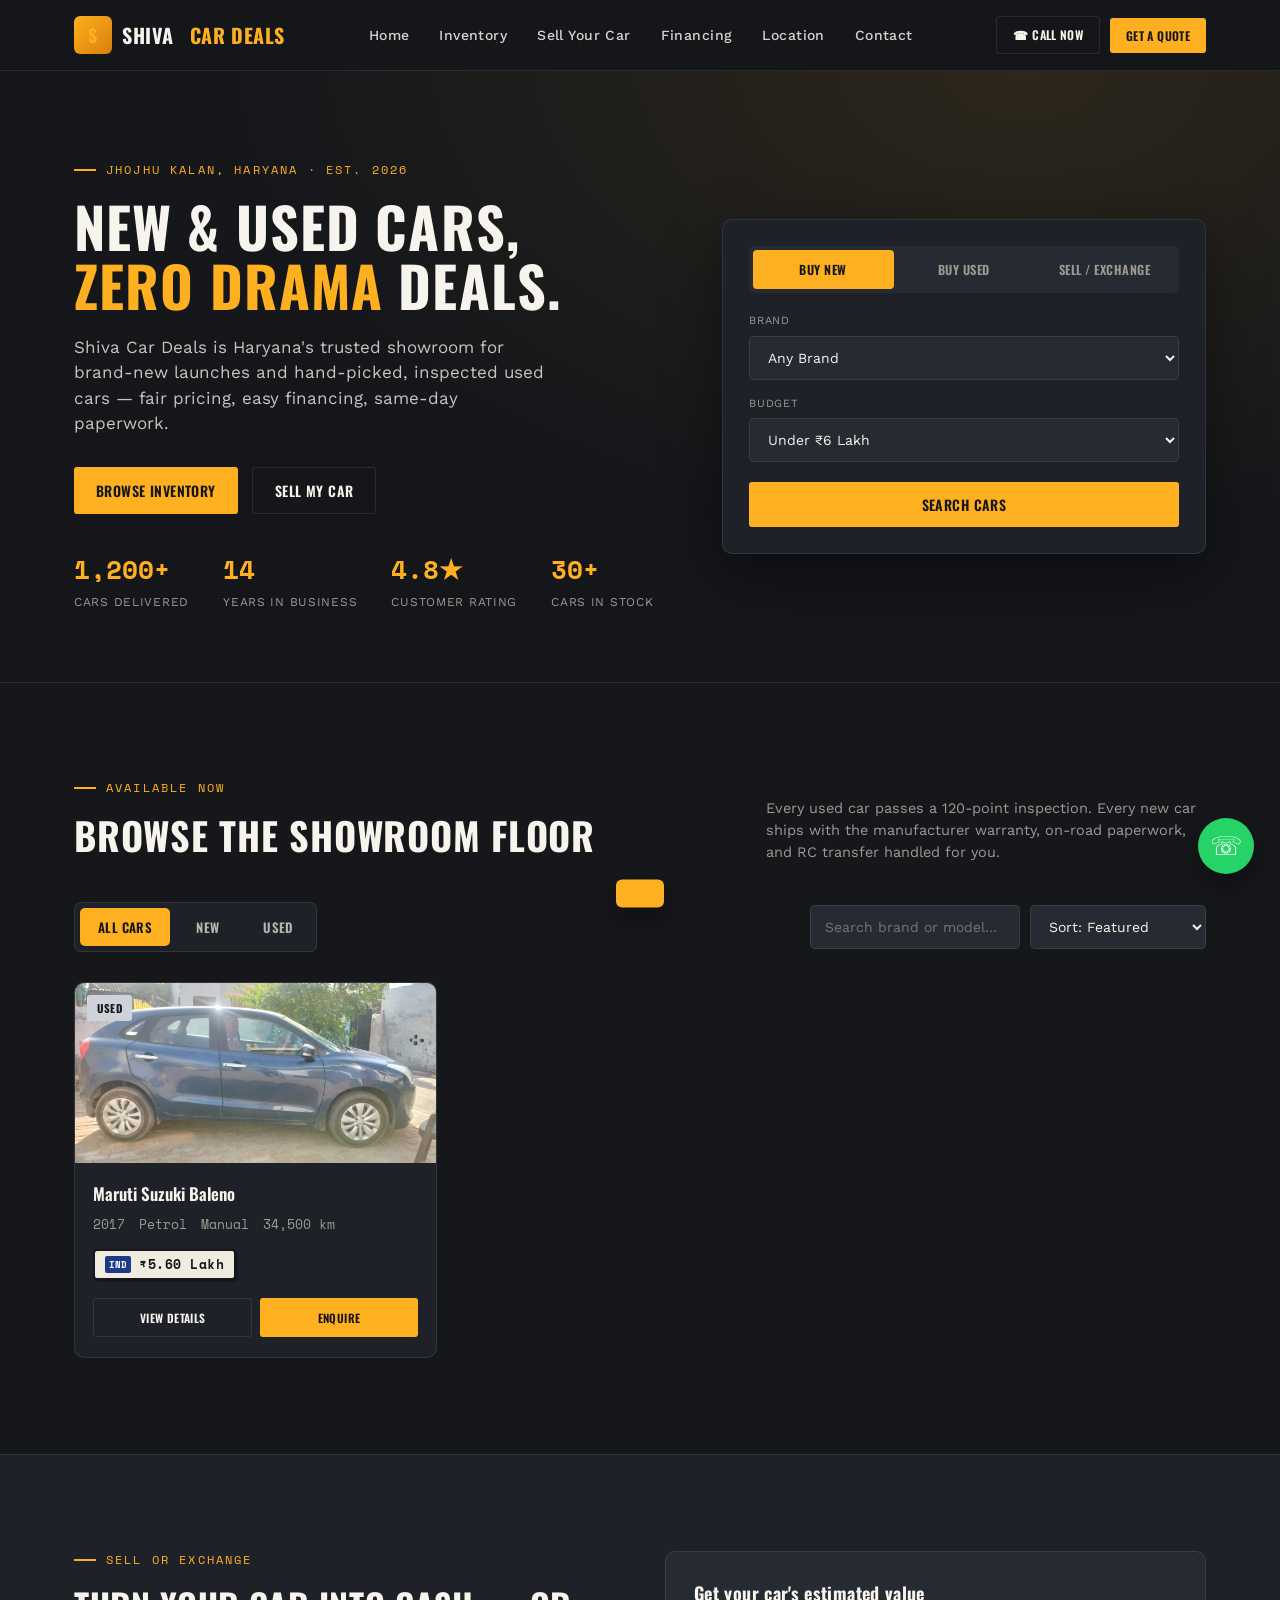
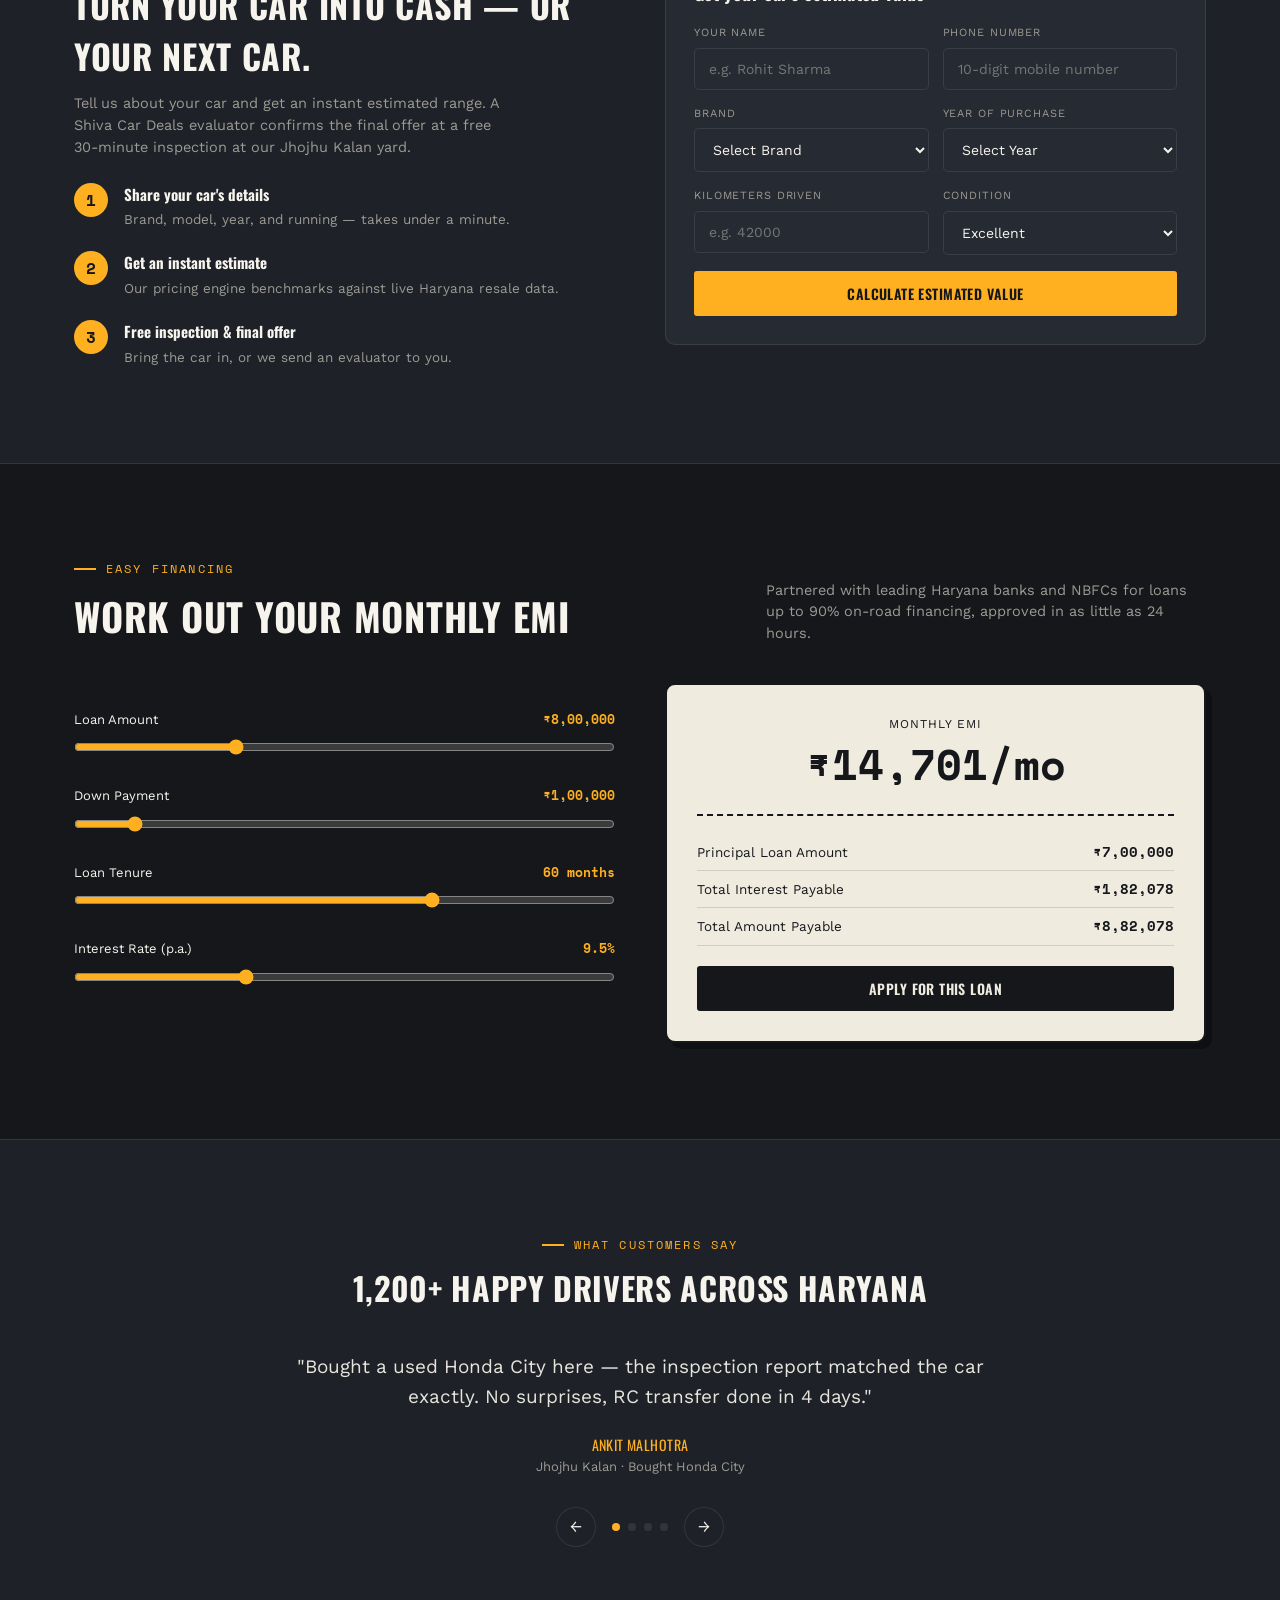
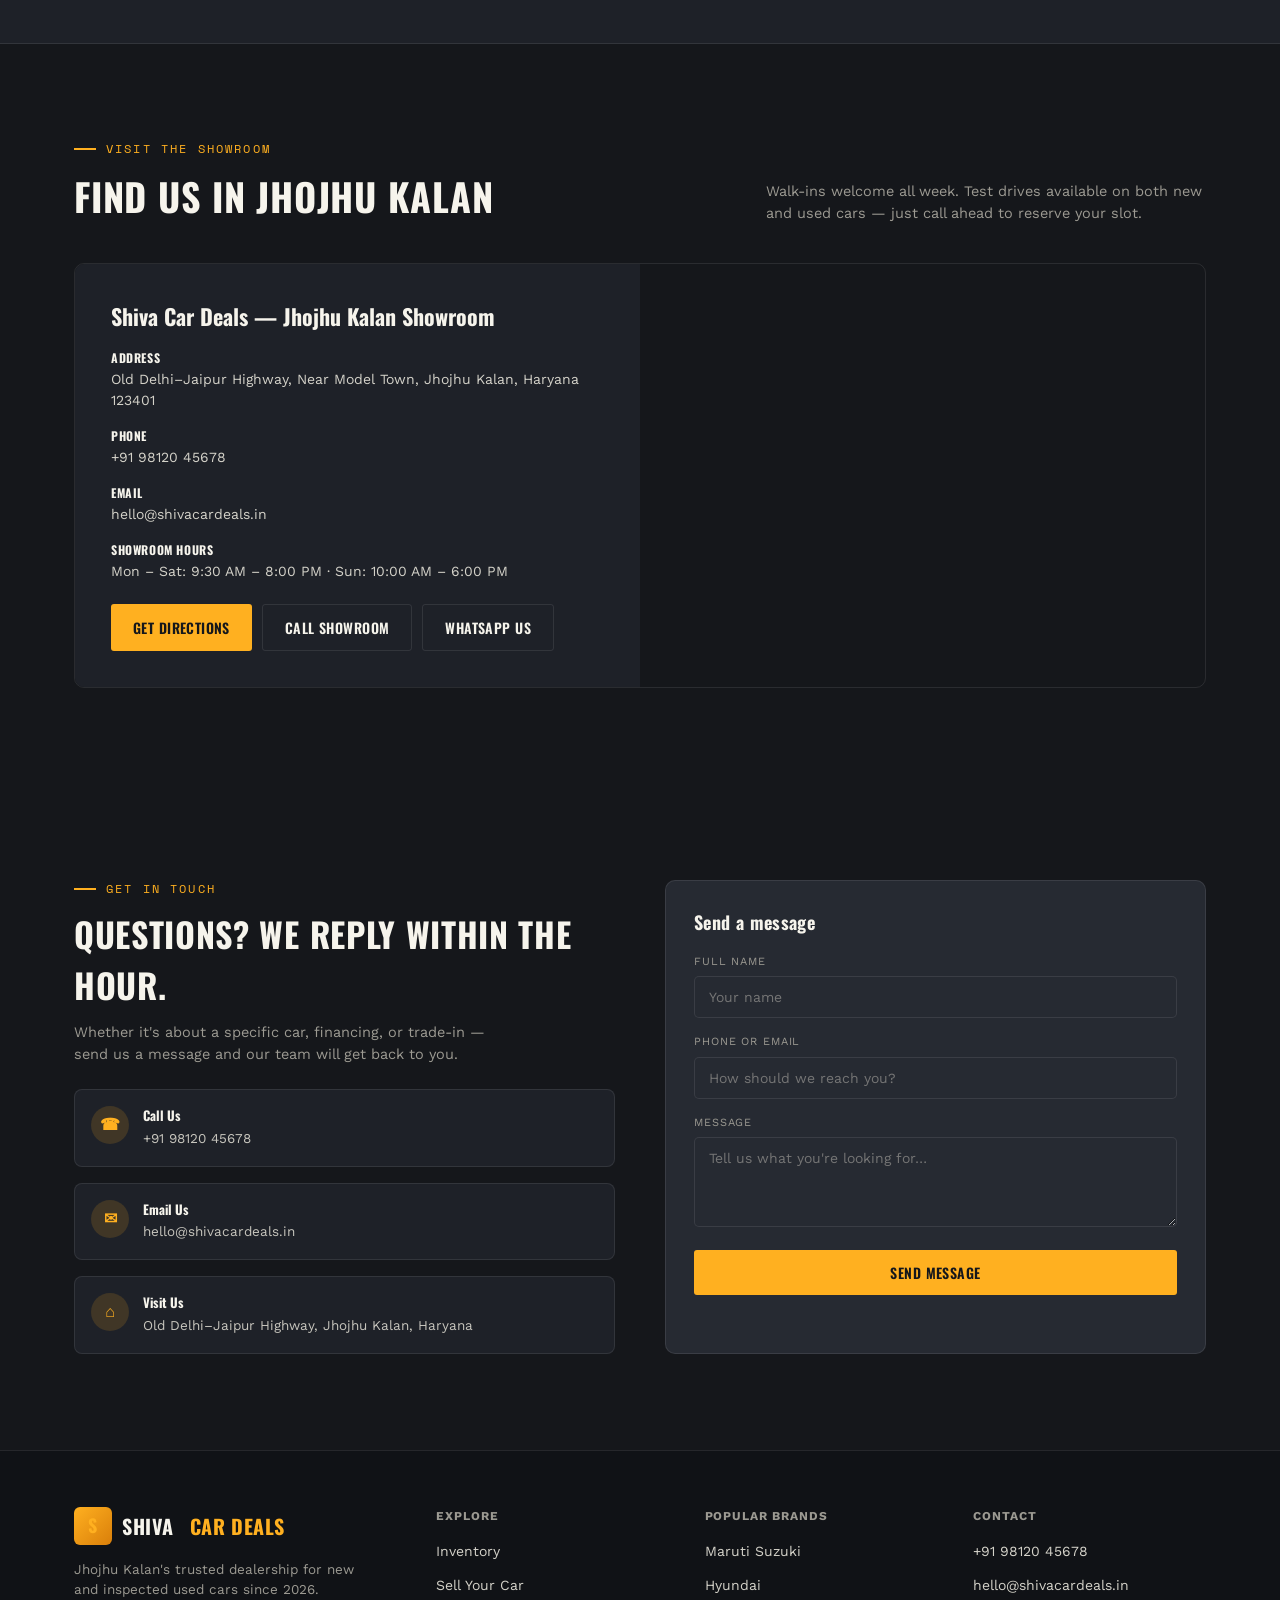
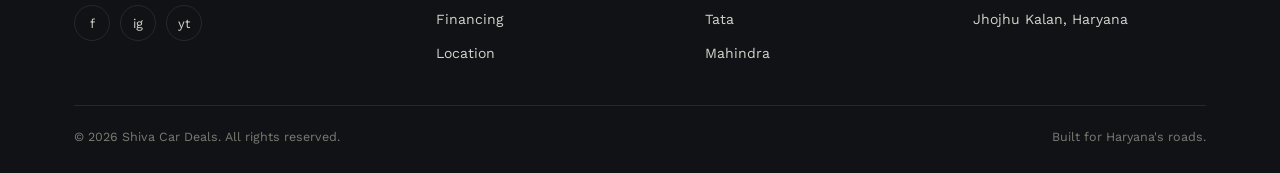
<file: index.html>
<!DOCTYPE html>
<html lang="en">
<head>
<meta charset="UTF-8">
<meta name="viewport" content="width=device-width, initial-scale=1.0">
<title>Shiva Car Deals — New & Used Cars in Jhojhu Kalan, Haryana</title>
<link rel="stylesheet" href="assets/css/styles.css">
</head>
<body>

<!-- ============ HEADER ============ -->
<header>
  <nav>
    <a href="#home" class="logo">
      <span class="logo-badge">S</span>
      SHIVA<span>&nbsp;CAR&nbsp;DEALS</span>
    </a>
    <div class="nav-links" id="navLinks">
      <a href="#home" class="nav-link">Home</a>
      <a href="#inventory" class="nav-link">Inventory</a>
      <a href="#sell" class="nav-link">Sell Your Car</a>
      <a href="#finance" class="nav-link">Financing</a>
      <a href="#location" class="nav-link">Location</a>
      <a href="#contact" class="nav-link">Contact</a>
    </div>
    <div class="nav-cta">
      <a href="tel:+919812045678" class="btn btn-outline btn-sm">☎ Call Now</a>
      <button class="btn btn-amber btn-sm" onclick="openEnquiryModal()">Get a Quote</button>
      <button class="hamburger" id="hamburgerBtn" aria-label="Toggle menu">
        <span></span><span></span><span></span>
      </button>
    </div>
  </nav>
</header>

<!-- ============ HERO ============ -->
<section class="hero" id="home">
  <div class="wrap hero-grid">
    <div>
      <div class="eyebrow">Jhojhu Kalan, Haryana · Est. 2026</div>
      <h1>New &amp; used cars,<br><em>zero drama</em> deals.</h1>
      <p class="lead">Shiva Car Deals is Haryana's trusted showroom for brand-new launches and hand-picked, inspected used cars — fair pricing, easy financing, same-day paperwork.</p>
      <div class="hero-actions">
        <button class="btn btn-amber" onclick="scrollToSection('inventory')">Browse Inventory</button>
        <button class="btn btn-outline" onclick="scrollToSection('sell')">Sell My Car</button>
      </div>
      <div class="stat-row">
        <div class="stat"><b class="mono">1,200+</b><span>Cars Delivered</span></div>
        <div class="stat"><b class="mono">14</b><span>Years in Business</span></div>
        <div class="stat"><b class="mono">4.8★</b><span>Customer Rating</span></div>
        <div class="stat"><b class="mono">30+</b><span>Cars in Stock</span></div>
      </div>
    </div>

    <div class="search-card">
      <div class="mode-toggle" id="modeToggle">
        <button class="active" data-mode="new" type="button">Buy New</button>
        <button data-mode="used" type="button">Buy Used</button>
        <button data-mode="sell" type="button">Sell / Exchange</button>
      </div>
      <div id="buyFields">
        <div class="field">
          <label class="field-label">Brand</label>
          <select id="searchBrand">
            <option value="">Any Brand</option>
          </select>
        </div>
        <div class="field">
          <label class="field-label">Budget</label>
          <select id="searchBudget">
            <option value="0-600000">Under ₹6 Lakh</option>
            <option value="600000-1000000">₹6L – ₹10L</option>
            <option value="1000000-1500000">₹10L – ₹15L</option>
            <option value="1500000-99999999">Above ₹15L</option>
          </select>
        </div>
        <button class="btn btn-amber btn-full" id="searchBtn" type="button">Search Cars</button>
      </div>
      <div id="sellFields" style="display:none;">
        <p style="font-size:13.5px;color:#c7c5bd;margin-bottom:16px;">Get an instant estimated valuation for your car — no visit needed to start.</p>
        <button class="btn btn-amber btn-full" type="button" onclick="scrollToSection('sell')">Get My Car's Value</button>
      </div>
    </div>
  </div>
</section>

<!-- ============ INVENTORY ============ -->
<section id="inventory">
  <div class="wrap">
    <div class="sec-head">
      <div>
        <div class="eyebrow">Available Now</div>
        <h2>Browse the showroom floor</h2>
      </div>
      <p>Every used car passes a 120-point inspection. Every new car ships with the manufacturer warranty, on-road paperwork, and RC transfer handled for you.</p>
    </div>

    <div class="inv-controls">
      <div class="tabs" id="invTabs">
        <button class="active" data-filter="all" type="button">All Cars</button>
        <button data-filter="new" type="button">New</button>
        <button data-filter="used" type="button">Used</button>
      </div>
      <div class="inv-tools">
        <input type="text" id="invSearch" placeholder="Search brand or model…">
        <select id="invSort">
          <option value="default">Sort: Featured</option>
          <option value="price-asc">Price: Low to High</option>
          <option value="price-desc">Price: High to Low</option>
          <option value="year-desc">Year: Newest First</option>
        </select>
      </div>
    </div>

    <div class="car-grid" id="carGrid"></div>
  </div>
</section>

<!-- ============ SELL YOUR CAR ============ -->
<section class="sell-section" id="sell">
  <div class="wrap sell-grid">
    <div>
      <div class="eyebrow">Sell or Exchange</div>
      <h2 style="font-size:clamp(24px,3vw,34px); margin-top:10px;">Turn your car into cash — or your next car.</h2>
      <p style="color:#9c9a92; margin-top:12px; font-size:14.5px; max-width:440px;">Tell us about your car and get an instant estimated range. A Shiva Car Deals evaluator confirms the final offer at a free 30-minute inspection at our Jhojhu Kalan yard.</p>
      <div class="sell-steps">
        <div class="sell-step">
          <div class="num mono">1</div>
          <div><h4>Share your car's details</h4><p>Brand, model, year, and running — takes under a minute.</p></div>
        </div>
        <div class="sell-step">
          <div class="num mono">2</div>
          <div><h4>Get an instant estimate</h4><p>Our pricing engine benchmarks against live Haryana resale data.</p></div>
        </div>
        <div class="sell-step">
          <div class="num mono">3</div>
          <div><h4>Free inspection &amp; final offer</h4><p>Bring the car in, or we send an evaluator to you.</p></div>
        </div>
      </div>
    </div>

    <div class="form-card">
      <h3 style="font-size:18px; text-transform:none; margin-bottom:18px;">Get your car's estimated value</h3>
      <form id="valuationForm">
        <input type="hidden" name="access_key" value="23994175-9f93-425b-aa4a-99c66cf31757">
        <input type="hidden" name="subject" value="New Car Valuation Request — Shiva Car Deals">
        <input type="hidden" name="from_name" value="Shiva Car Deals Website">
        <input type="hidden" name="message" id="valMessageField" value="">
        <div class="form-row2">
          <div class="field">
            <label class="field-label">Your Name</label>
            <input type="text" id="valName" name="name" required placeholder="e.g. Rohit Sharma">
          </div>
          <div class="field">
            <label class="field-label">Phone Number</label>
            <input type="tel" id="valPhone" name="phone" required pattern="[0-9]{10}" placeholder="10-digit mobile number">
          </div>
        </div>
        <div class="form-row2">
          <div class="field">
            <label class="field-label">Brand</label>
            <select id="valBrand" required>
              <option value="">Select Brand</option>
              <option value="Maruti Suzuki">Maruti Suzuki</option>
              <option value="Hyundai">Hyundai</option>
              <option value="Tata">Tata</option>
              <option value="Mahindra">Mahindra</option>
              <option value="Honda">Honda</option>
              <option value="Toyota">Toyota</option>
              <option value="Kia">Kia</option>
              <option value="Other">Other</option>
            </select>
          </div>
          <div class="field">
            <label class="field-label">Year of Purchase</label>
            <select id="valYear" required>
              <option value="">Select Year</option>
            </select>
          </div>
        </div>
        <div class="form-row2">
          <div class="field">
            <label class="field-label">Kilometers Driven</label>
            <input type="number" id="valKm" required placeholder="e.g. 42000">
          </div>
          <div class="field">
            <label class="field-label">Condition</label>
            <select id="valCondition" required>
              <option value="1.08">Excellent</option>
              <option value="1.0">Good</option>
              <option value="0.88">Average</option>
              <option value="0.72">Needs Work</option>
            </select>
          </div>
        </div>
        <button type="submit" class="btn btn-amber btn-full">Calculate Estimated Value</button>
      </form>
      <div class="result-box" id="valResult">
        <div style="font-size:12px; letter-spacing:0.06em; text-transform:uppercase; color:#c7c5bd;">Estimated Value Range</div>
        <div class="value" id="valOutput">₹0 – ₹0</div>
        <p style="font-size:12.5px; color:#c7c5bd; margin-top:8px;">This is an instant estimate. Final offer confirmed after free inspection.</p>
        <button class="btn btn-dark btn-sm" style="margin-top:12px;" type="button" onclick="openEnquiryModal('Car Valuation Follow-up')">Book Free Inspection</button>
      </div>
    </div>
  </div>
</section>

<!-- ============ FINANCE ============ -->
<section id="finance">
  <div class="wrap">
    <div class="sec-head">
      <div>
        <div class="eyebrow">Easy Financing</div>
        <h2>Work out your monthly EMI</h2>
      </div>
      <p>Partnered with leading Haryana banks and NBFCs for loans up to 90% on-road financing, approved in as little as 24 hours.</p>
    </div>
    <div class="finance-grid">
      <div>
        <div class="slider-block">
          <div class="slider-top"><span>Loan Amount</span><span class="val mono" id="loanAmtLabel">₹8,00,000</span></div>
          <input type="range" id="loanAmt" min="100000" max="2500000" step="10000" value="800000">
        </div>
        <div class="slider-block">
          <div class="slider-top"><span>Down Payment</span><span class="val mono" id="downPayLabel">₹1,00,000</span></div>
          <input type="range" id="downPay" min="0" max="1000000" step="10000" value="100000">
        </div>
        <div class="slider-block">
          <div class="slider-top"><span>Loan Tenure</span><span class="val mono" id="tenureLabel">60 months</span></div>
          <input type="range" id="tenure" min="12" max="84" step="6" value="60">
        </div>
        <div class="slider-block">
          <div class="slider-top"><span>Interest Rate (p.a.)</span><span class="val mono" id="rateLabel">9.5%</span></div>
          <input type="range" id="rate" min="7" max="15" step="0.1" value="9.5">
        </div>
      </div>
      <div class="emi-card">
        <div class="emi-top">
          <div style="font-size:12px;letter-spacing:0.08em;text-transform:uppercase;">Monthly EMI</div>
          <div class="amt" id="emiOutput">₹0</div>
        </div>
        <div class="emi-row"><span>Principal Loan Amount</span><b id="emiPrincipal">₹0</b></div>
        <div class="emi-row"><span>Total Interest Payable</span><b id="emiInterest">₹0</b></div>
        <div class="emi-row"><span>Total Amount Payable</span><b id="emiTotal">₹0</b></div>
        <button class="btn btn-dark btn-full" style="margin-top:20px;" onclick="openEnquiryModal('EMI Financing Application')">Apply for This Loan</button>
      </div>
    </div>
  </div>
</section>

<!-- ============ TESTIMONIALS ============ -->
<section style="background:var(--panel); border-top:1px solid var(--line); border-bottom:1px solid var(--line);">
  <div class="wrap">
    <div class="eyebrow" style="justify-content:center;">What Customers Say</div>
    <h2 style="text-align:center; margin:10px 0 40px; font-size:clamp(24px,3vw,32px);">1,200+ happy drivers across Haryana</h2>
    <div class="testi-wrap">
      <div class="testi-slide active">
        <p>"Bought a used Honda City here — the inspection report matched the car exactly. No surprises, RC transfer done in 4 days."</p>
        <div class="who">Ankit Malhotra <span>Jhojhu Kalan · Bought Honda City</span></div>
      </div>
      <div class="testi-slide">
        <p>"Sold my old Baleno through their exchange program and drove home a new Creta the same evening. Genuinely smooth process."</p>
        <div class="who">Priya Yadav <span>Bhiwadi · Exchanged for Creta</span></div>
      </div>
      <div class="testi-slide">
        <p>"Financing was sorted in a day. The EMI calculator on their site matched the bank's final numbers almost exactly."</p>
        <div class="who">Sandeep Kumar <span>Gurugram · Bought Nexon EV</span></div>
      </div>
      <div class="testi-slide">
        <p>"Straightforward negotiation, no hidden charges at billing. This is my second car from Shiva Car Deals."</p>
        <div class="who">Meenakshi Chauhan <span>Jhojhu Kalan · Bought Swift</span></div>
      </div>
      <div class="testi-controls">
        <button id="testiPrev" aria-label="Previous testimonial">←</button>
        <div class="dots" id="testiDots"></div>
        <button id="testiNext" aria-label="Next testimonial">→</button>
      </div>
    </div>
  </div>
</section>

<!-- ============ LOCATION ============ -->
<section id="location">
  <div class="wrap">
    <div class="sec-head">
      <div>
        <div class="eyebrow">Visit the Showroom</div>
        <h2>Find us in Jhojhu Kalan</h2>
      </div>
      <p>Walk-ins welcome all week. Test drives available on both new and used cars — just call ahead to reserve your slot.</p>
    </div>
    <div class="loc-grid">
      <div class="loc-info">
        <h3>Shiva Car Deals — Jhojhu Kalan Showroom</h3>
        <div class="loc-line"><div><b>Address</b>Old Delhi–Jaipur Highway, Near Model Town, Jhojhu Kalan, Haryana 123401</div></div>
        <div class="loc-line"><div><b>Phone</b>+91 98120 45678</div></div>
        <div class="loc-line"><div><b>Email</b>hello@shivacardeals.in</div></div>
        <div class="loc-line"><div><b>Showroom Hours</b>Mon – Sat: 9:30 AM – 8:00 PM · Sun: 10:00 AM – 6:00 PM</div></div>
        <div class="loc-actions">
          <button class="btn btn-amber" type="button" onclick="getDirections()">Get Directions</button>
          <a class="btn btn-outline" href="tel:+919812045678">Call Showroom</a>
          <a class="btn btn-outline" href="https://wa.me/919812045678?text=Hi%20Shiva%20Car%20Deals%2C%20I%27d%20like%20to%20know%20more." target="_blank" rel="noopener">WhatsApp Us</a>
        </div>
      </div>
      <iframe class="map-frame" id="mapFrame"
        src="https://www.google.com/maps?q=Model+Town,+Jhojhu Kalan,+Haryana&output=embed"
        loading="lazy" referrerpolicy="no-referrer-when-downgrade" title="Shiva Car Deals location map"></iframe>
    </div>
  </div>
</section>

<!-- ============ CONTACT ============ -->
<section id="contact">
  <div class="wrap contact-grid">
    <div>
      <div class="eyebrow">Get in Touch</div>
      <h2 style="font-size:clamp(24px,3vw,34px); margin-top:10px;">Questions? We reply within the hour.</h2>
      <p style="color:#9c9a92; margin-top:12px; font-size:14.5px; max-width:420px;">Whether it's about a specific car, financing, or trade-in — send us a message and our team will get back to you.</p>
      <div class="contact-card-list">
        <div class="contact-item"><div class="ic">☎</div><div><b style="display:block;font-family:'Oswald';font-size:13px;">Call Us</b><span style="font-size:13.5px;color:#c7c5bd;"><a href="tel:+919812045678">+91 98120 45678</a></span></div></div>
        <div class="contact-item"><div class="ic">✉</div><div><b style="display:block;font-family:'Oswald';font-size:13px;">Email Us</b><span style="font-size:13.5px;color:#c7c5bd;"><a href="mailto:hello@shivacardeals.in">hello@shivacardeals.in</a></span></div></div>
        <div class="contact-item"><div class="ic">⌂</div><div><b style="display:block;font-family:'Oswald';font-size:13px;">Visit Us</b><span style="font-size:13.5px;color:#c7c5bd;">Old Delhi–Jaipur Highway, Jhojhu Kalan, Haryana</span></div></div>
      </div>
    </div>
    <div class="form-card">
      <h3 style="font-size:18px; text-transform:none; margin-bottom:18px;">Send a message</h3>
      <form id="contactForm">
        <input type="hidden" name="access_key" value="23994175-9f93-425b-aa4a-99c66cf31757">
        <input type="hidden" name="subject" value="New Contact Form Message — Shiva Car Deals">
        <input type="hidden" name="from_name" value="Shiva Car Deals Website">
        <div class="field"><label class="field-label">Full Name</label><input type="text" name="name" required placeholder="Your name"></div>
        <div class="field"><label class="field-label">Phone or Email</label><input type="text" name="contact" required placeholder="How should we reach you?"></div>
        <div class="field"><label class="field-label">Message</label><textarea name="message" rows="4" required placeholder="Tell us what you're looking for…"></textarea></div>
        <button type="submit" class="btn btn-amber btn-full" id="contactSubmitBtn">Send Message</button>
      </form>
    </div>
  </div>
</section>

<!-- ============ FOOTER ============ -->
<footer>
  <div class="wrap">
    <div class="footer-grid">
      <div>
        <div class="logo" style="margin-bottom:14px;"><span class="logo-badge">S</span>SHIVA<span>&nbsp;CAR&nbsp;DEALS</span></div>
        <p style="font-size:13.5px; color:#9c9a92; max-width:280px;">Jhojhu Kalan's trusted dealership for new and inspected used cars since 2026.</p>
        <div class="social-row">
          <a href="https://www.facebook.com" target="_blank" rel="noopener" aria-label="Facebook">f</a>
          <a href="https://www.instagram.com" target="_blank" rel="noopener" aria-label="Instagram">ig</a>
          <a href="https://www.youtube.com" target="_blank" rel="noopener" aria-label="YouTube">yt</a>
        </div>
      </div>
      <div>
        <h5>Explore</h5>
        <ul>
          <li><a href="#inventory" class="nav-link">Inventory</a></li>
          <li><a href="#sell" class="nav-link">Sell Your Car</a></li>
          <li><a href="#finance" class="nav-link">Financing</a></li>
          <li><a href="#location" class="nav-link">Location</a></li>
        </ul>
      </div>
      <div>
        <h5>Popular Brands</h5>
        <ul>
          <li><a href="#" onclick="filterByBrandFooter(event,'Maruti Suzuki')">Maruti Suzuki</a></li>
          <li><a href="#" onclick="filterByBrandFooter(event,'Hyundai')">Hyundai</a></li>
          <li><a href="#" onclick="filterByBrandFooter(event,'Tata')">Tata</a></li>
          <li><a href="#" onclick="filterByBrandFooter(event,'Mahindra')">Mahindra</a></li>
        </ul>
      </div>
      <div>
        <h5>Contact</h5>
        <ul>
          <li><a href="tel:+919812045678">+91 98120 45678</a></li>
          <li><a href="mailto:hello@shivacardeals.in">hello@shivacardeals.in</a></li>
          <li><a href="#location" class="nav-link">Jhojhu Kalan, Haryana</a></li>
        </ul>
      </div>
    </div>
    <div class="footer-bottom">
      <span>© 2026 Shiva Car Deals. All rights reserved.</span>
      <span>Built for Haryana's roads.</span>
    </div>
  </div>
</footer>

<!-- ============ ENQUIRY MODAL ============ -->
<div class="modal-overlay" id="enquiryOverlay">
  <div class="modal">
    <button class="modal-close" onclick="closeModal('enquiryOverlay')">✕</button>
    <div id="enquiryContent">
      <h3 id="enquiryTitle">Enquire Now</h3>
      <p class="sub" id="enquirySub">Fill in your details and our team will call you back shortly.</p>
      <form id="enquiryForm">
        <input type="hidden" name="access_key" value="23994175-9f93-425b-aa4a-99c66cf31757">
        <input type="hidden" name="subject" id="enquirySubjectField" value="New Car Enquiry — Shiva Car Deals">
        <input type="hidden" name="from_name" value="Shiva Car Deals Website">
        <div class="form-row2">
          <div class="field"><label class="field-label">Full Name</label><input type="text" name="name" required placeholder="Your name"></div>
          <div class="field"><label class="field-label">Phone Number</label><input type="tel" name="phone" required pattern="[0-9]{10}" placeholder="10-digit mobile number"></div>
        </div>
        <div class="field"><label class="field-label">Message (optional)</label><textarea name="message" rows="3" placeholder="Any specific requirement?"></textarea></div>
        <button type="submit" class="btn btn-amber btn-full" id="enquirySubmitBtn">Submit Enquiry</button>
      </form>
    </div>
    <div id="enquirySuccess" style="display:none; text-align:center; padding:20px 0;">
      <div style="font-size:44px;">✓</div>
      <h3 style="margin-top:10px;">Enquiry received!</h3>
      <p class="sub">A Shiva Car Deals representative will call you within the hour.</p>
      <button class="btn btn-outline" onclick="closeModal('enquiryOverlay')">Close</button>
    </div>
  </div>
</div>

<!-- ============ CAR DETAIL MODAL ============ -->
<div class="modal-overlay" id="detailOverlay">
  <div class="modal" id="detailModalBody"></div>
</div>

<div class="toast" id="toast"></div>
<a href="https://wa.me/919812045678?text=Hi%20Shiva%20Car%20Deals%2C%20I%27d%20like%20to%20enquire." target="_blank" rel="noopener" class="float-btn" aria-label="Chat on WhatsApp">☏</a>
<button class="top-btn" id="topBtn" aria-label="Back to top">↑</button>

<!--
/* ================= DATA ================= */
const cars = [
  {id:1, brand:"Maruti Suzuki", model:"Swift ZXi", type:"new", year:2026, km:null, price:649000, fuel:"Petrol", trans:"Manual", color:"Pearl White"},
  {id:2, brand:"Hyundai", model:"Creta SX", type:"new", year:2026, km:null, price:1120000, fuel:"Petrol", trans:"Automatic", color:"Fiery Red"},
  {id:3, brand:"Tata", model:"Nexon EV Max", type:"new", year:2026, km:null, price:1450000, fuel:"Electric", trans:"Automatic", color:"Intensi-Blue"},
  {id:4, brand:"Mahindra", model:"Thar LX", type:"new", year:2026, km:null, price:1390000, fuel:"Diesel", trans:"Manual", color:"Napoli Black"},
  {id:5, brand:"Honda", model:"City VX", type:"used", year:2022, km:28000, price:980000, fuel:"Petrol", trans:"Automatic", color:"Lunar Silver"},
  {id:6, brand:"Maruti Suzuki", model:"Baleno Delta", type:"used", year:2021, km:34500, price:560000, fuel:"Petrol", trans:"Manual", color:"Granite Grey"},
  {id:7, brand:"Toyota", model:"Innova Crysta GX", type:"used", year:2020, km:52000, price:1520000, fuel:"Diesel", trans:"Manual", color:"Super White"},
  {id:8, brand:"Kia", model:"Seltos HTX", type:"used", year:2023, km:18200, price:1090000, fuel:"Petrol", trans:"Automatic", color:"Intense Red"},
  {id:9, brand:"Hyundai", model:"i20 Sportz", type:"new", year:2026, km:null, price:780000, fuel:"Petrol", trans:"Manual", color:"Atlas White"},
  {id:10, brand:"Mahindra", model:"XUV700 AX7", type:"used", year:2022, km:25000, price:1740000, fuel:"Diesel", trans:"Automatic", color:"Midnight Black"},
];

const carColors = ["#FFB020","#D6483F","#3E7CB1","#5B8C5A","#9C6ADE"];

function carSvg(idx){
  const c = carColors[idx % carColors.length];
  return `<svg viewBox="0 0 200 100" xmlns="http://www.w3.org/2000/svg">
    <rect x="10" y="55" width="180" height="24" rx="6" fill="${c}"/>
    <path d="M35 55 L55 30 Q60 25 68 25 L132 25 Q140 25 145 30 L165 55 Z" fill="${c}"/>
    <path d="M60 32 L70 30 L98 30 L98 50 L60 50 Z" fill="#15171B" opacity="0.55"/>
    <path d="M102 30 L130 30 L138 50 L102 50 Z" fill="#15171B" opacity="0.55"/>
    <circle cx="55" cy="80" r="14" fill="#15171B"/><circle cx="55" cy="80" r="6" fill="#C8CCD1"/>
    <circle cx="150" cy="80" r="14" fill="#15171B"/><circle cx="150" cy="80" r="6" fill="#C8CCD1"/>
  </svg>`;
}

function fmtINR(n){
  if(n >= 100000){ return "₹" + (n/100000).toFixed(2).replace(/\\.00$/,'') + " Lakh"; }
  return "₹" + n.toLocaleString('en-IN');
}
function fmtFull(n){ return "₹" + Math.round(n).toLocaleString('en-IN'); }

/* ================= RENDER INVENTORY ================= */
const grid = document.getElementById('carGrid');
let currentFilter = 'all';
let currentSearch = '';
let currentSort = 'default';

function renderCars(){
  let list = cars.filter(c => currentFilter === 'all' || c.type === currentFilter);
  if(currentSearch.trim()){
    const q = currentSearch.toLowerCase();
    list = list.filter(c => (c.brand+' '+c.model).toLowerCase().includes(q));
  }
  if(currentSort === 'price-asc') list = [...list].sort((a,b)=>a.price-b.price);
  if(currentSort === 'price-desc') list = [...list].sort((a,b)=>b.price-a.price);
  if(currentSort === 'year-desc') list = [...list].sort((a,b)=>b.year-a.year);

  grid.innerHTML = list.length ? list.map((c,i)=>`
    <div class="car-card">
      <div class="car-photo" style="background:linear-gradient(160deg, var(--panel-2), var(--asphalt));">
        <span class="status-tag ${c.type==='new'?'tag-new':'tag-used'}">${c.type==='new'?'New':'Used'}</span>
        ${carSvg(c.id)}
      </div>
      <div class="car-body">
        <div class="car-title">${c.brand} ${c.model}</div>
        <div class="car-meta">
          <span>${c.year}</span><span>${c.fuel}</span><span>${c.trans}</span>
          ${c.km ? `<span>${c.km.toLocaleString('en-IN')} km</span>` : `<span>0 km</span>`}
        </div>
        <div class="car-price-row">
          <span class="plate ${c.type==='new'?'amber-plate':''}"><span class="flag">IND</span>${fmtINR(c.price)}</span>
        </div>
        <div class="car-actions">
          <button class="btn btn-outline" type="button" onclick="openDetail(${c.id})">View Details</button>
          <button class="btn btn-amber" type="button" onclick="openEnquiryModal('${c.brand} ${c.model}')">Enquire</button>
        </div>
      </div>
    </div>
  `).join('') : `<p style="color:#9c9a92; grid-column:1/-1; text-align:center; padding:40px 0;">No cars match your search. Try a different brand or filter.</p>`;
}

// populate year dropdown for valuation form
const valYearSelect = document.getElementById('valYear');
for(let y=2026; y>=2026; y--){
  const opt = document.createElement('option'); opt.value=y; opt.textContent=y; valYearSelect.appendChild(opt);
}

// populate brand dropdown
const brandSelect = document.getElementById('searchBrand');
[...new Set(cars.map(c=>c.brand))].forEach(b=>{
  const opt = document.createElement('option'); opt.value=b; opt.textContent=b; brandSelect.appendChild(opt);
});

renderCars();

/* filter tabs */
document.getElementById('invTabs').addEventListener('click', e=>{
  const btn = e.target.closest('button'); if(!btn) return;
  document.querySelectorAll('#invTabs button').forEach(b=>b.classList.remove('active'));
  btn.classList.add('active');
  currentFilter = btn.dataset.filter;
  renderCars();
});
document.getElementById('invSearch').addEventListener('input', e=>{ currentSearch = e.target.value; renderCars(); });
document.getElementById('invSort').addEventListener('change', e=>{ currentSort = e.target.value; renderCars(); });

/* hero mode toggle */
document.getElementById('modeToggle').addEventListener('click', e=>{
  const btn = e.target.closest('button'); if(!btn) return;
  document.querySelectorAll('#modeToggle button').forEach(b=>b.classList.remove('active'));
  btn.classList.add('active');
  const mode = btn.dataset.mode;
  document.getElementById('buyFields').style.display = mode === 'sell' ? 'none' : 'block';
  document.getElementById('sellFields').style.display = mode === 'sell' ? 'block' : 'none';
});

/* hero search button */
document.getElementById('searchBtn').addEventListener('click', ()=>{
  const activeMode = document.querySelector('#modeToggle button.active').dataset.mode;
  const brand = document.getElementById('searchBrand').value;
  const [min,max] = document.getElementById('searchBudget').value.split('-').map(Number);
  currentFilter = activeMode === 'used' ? 'used' : 'all';
  document.querySelectorAll('#invTabs button').forEach(b=>b.classList.toggle('active', b.dataset.filter===currentFilter));
  currentSearch = brand || '';
  document.getElementById('invSearch').value = brand || '';
  let list = cars.filter(c=> (currentFilter==='all'||c.type===currentFilter) && c.price>=min && c.price<=max && (!brand || c.brand===brand));
  renderCarsCustom(list);
  scrollToSection('inventory');
});
function renderCarsCustom(list){
  grid.innerHTML = list.length ? list.map((c,i)=>`
    <div class="car-card">
      <div class="car-photo" style="background:linear-gradient(160deg, var(--panel-2), var(--asphalt));">
        <span class="status-tag ${c.type==='new'?'tag-new':'tag-used'}">${c.type==='new'?'New':'Used'}</span>
        ${carSvg(c.id)}
      </div>
      <div class="car-body">
        <div class="car-title">${c.brand} ${c.model}</div>
        <div class="car-meta"><span>${c.year}</span><span>${c.fuel}</span><span>${c.trans}</span>${c.km?`<span>${c.km.toLocaleString('en-IN')} km</span>`:`<span>0 km</span>`}</div>
        <div class="car-price-row"><span class="plate ${c.type==='new'?'amber-plate':''}"><span class="flag">IND</span>${fmtINR(c.price)}</span></div>
        <div class="car-actions">
          <button class="btn btn-outline" type="button" onclick="openDetail(${c.id})">View Details</button>
          <button class="btn btn-amber" type="button" onclick="openEnquiryModal('${c.brand} ${c.model}')">Enquire</button>
        </div>
      </div>
    </div>`).join('') : `<p style="color:#9c9a92; grid-column:1/-1; text-align:center; padding:40px 0;">No cars matched that search — showing full inventory instead.</p>${(renderCars(),'')}`;
}

function filterByBrandFooter(e, brand){
  e.preventDefault();
  currentSearch = brand;
  document.getElementById('invSearch').value = brand;
  currentFilter = 'all';
  document.querySelectorAll('#invTabs button').forEach(b=>b.classList.toggle('active', b.dataset.filter==='all'));
  renderCars();
  scrollToSection('inventory');
}

/* ================= DETAIL MODAL ================= */
function openDetail(id){
  const c = cars.find(x=>x.id===id);
  const idx = cars.indexOf(c);
  document.getElementById('detailModalBody').innerHTML = `
    <button class="modal-close" onclick="closeModal('detailOverlay')">✕</button>
    <div class="detail-photo" style="background:linear-gradient(160deg, var(--panel-2), var(--asphalt));">${carSvg(c.id)}</div>
    <h3>${c.brand} ${c.model}</h3>
    <p class="sub">${c.type==='new'?'Brand New':'Certified Used'} · ${c.color}</p>
    <span class="plate ${c.type==='new'?'amber-plate':''}" style="margin-bottom:20px; display:inline-flex;"><span class="flag">IND</span>${fmtINR(c.price)}</span>
    <div class="spec-grid">
      <div class="spec-item"><span>Year</span><b>${c.year}</b></div>
      <div class="spec-item"><span>Fuel Type</span><b>${c.fuel}</b></div>
      <div class="spec-item"><span>Transmission</span><b>${c.trans}</b></div>
      <div class="spec-item"><span>Odometer</span><b>${c.km ? c.km.toLocaleString('en-IN')+' km' : '0 km'}</b></div>
      <div class="spec-item"><span>Color</span><b>${c.color}</b></div>
      <div class="spec-item"><span>Est. EMI</span><b>${fmtFull(estimateEmi(c.price))}/mo</b></div>
    </div>
    <div style="display:flex; gap:10px;">
      <button class="btn btn-outline" style="flex:1;" type="button" onclick="closeModal('detailOverlay')">Close</button>
      <button class="btn btn-amber" style="flex:1;" type="button" onclick="closeModal('detailOverlay'); openEnquiryModal('${c.brand} ${c.model}')">Enquire About This Car</button>
    </div>
  `;
  document.getElementById('detailOverlay').classList.add('show');
}
function estimateEmi(price){
  const loan = price*0.85, r = 0.095/12, n = 60;
  return loan*r*Math.pow(1+r,n)/(Math.pow(1+r,n)-1);
}

/* ================= ENQUIRY MODAL ================= */
function openEnquiryModal(context){
  document.getElementById('enquiryForm').style.display='block';
  document.getElementById('enquirySuccess').style.display='none';
  document.getElementById('enquiryForm').reset();
  document.getElementById('enquiryTitle').textContent = context ? `Enquire — ${context}` : 'Get a Quote';
  document.getElementById('enquirySub').textContent = context
    ? `Interested in the ${context}? Leave your number and we'll call you back.`
    : `Tell us what you're looking for and our team will call you back shortly.`;
  document.getElementById('enquirySubjectField').value = context
    ? `New Enquiry — ${context} — Shiva Car Deals`
    : 'New Enquiry — Shiva Car Deals';
  document.getElementById('enquiryOverlay').classList.add('show');
}
/* shared helper: submit any form's data to Web3Forms */
async function submitToWeb3Forms(formEl){
  const res = await fetch('https://api.web3forms.com/submit', {
    method: 'POST',
    headers: { 'Accept': 'application/json' },
    body: new FormData(formEl)
  });
  const data = await res.json();
  if(!data.success) throw new Error(data.message || 'Submission failed');
  return data;
}

document.getElementById('enquiryForm').addEventListener('submit', async e=>{
  e.preventDefault();
  const form = e.target;
  const btn = document.getElementById('enquirySubmitBtn');
  const originalLabel = btn.textContent;
  btn.textContent = 'Sending…';
  btn.disabled = true;
  try{
    await submitToWeb3Forms(form);
    document.getElementById('enquiryForm').style.display='none';
    document.getElementById('enquirySuccess').style.display='block';
  }catch(err){
    showToast("Couldn't send — please try again or call us directly.");
  }finally{
    btn.textContent = originalLabel;
    btn.disabled = false;
  }
});

function closeModal(id){ document.getElementById(id).classList.remove('show'); }
document.querySelectorAll('.modal-overlay').forEach(ov=>{
  ov.addEventListener('click', e=>{ if(e.target===ov) ov.classList.remove('show'); });
});
document.addEventListener('keydown', e=>{
  if(e.key==='Escape'){ document.querySelectorAll('.modal-overlay.show').forEach(ov=>ov.classList.remove('show')); }
});

/* ================= SELL / VALUATION FORM ================= */
document.getElementById('valuationForm').addEventListener('submit', async e=>{
  e.preventDefault();
  const form = e.target;
  const brand = document.getElementById('valBrand').value;
  const year = parseInt(document.getElementById('valYear').value);
  const km = parseFloat(document.getElementById('valKm').value) || 0;
  const cond = parseFloat(document.getElementById('valCondition').value);
  const brandBase = {"Maruti Suzuki":700000,"Hyundai":850000,"Tata":800000,"Mahindra":950000,"Honda":900000,"Toyota":1100000,"Kia":950000,"Other":650000}[brand] || 650000;
  const age = Math.max(0, 2026 - year);
  const ageDep = Math.pow(0.89, age);
  const kmDep = Math.max(0.55, 1 - (km/15000)*0.035);
  let value = brandBase * ageDep * kmDep * cond;
  const low = Math.max(50000, value*0.9);
  const high = value*1.1;
  const rangeText = fmtINR(low) + ' – ' + fmtINR(high);

  document.getElementById('valOutput').textContent = rangeText;
  document.getElementById('valResult').classList.add('show');
  document.getElementById('valResult').scrollIntoView({behavior:'smooth', block:'nearest'});

  // pack the car details + computed estimate into the hidden message field so it lands in your inbox
  document.getElementById('valMessageField').value =
    `Brand: ${brand} | Year: ${year} | KM Driven: ${km} | Condition factor: ${cond} | Estimated Range: ${rangeText}`;

  const submitBtn = form.querySelector('button[type=submit]');
  const originalLabel = submitBtn.textContent;
  submitBtn.textContent = 'Sending…';
  submitBtn.disabled = true;
  try{
    await submitToWeb3Forms(form);
    showToast("Your valuation request was sent — we'll confirm the final offer shortly.");
  }catch(err){
    showToast("Estimate shown below, but we couldn't notify our team — please call us directly.");
  }finally{
    submitBtn.textContent = originalLabel;
    submitBtn.disabled = false;
  }
});

/* ================= EMI CALCULATOR ================= */
const loanAmt = document.getElementById('loanAmt'), downPay = document.getElementById('downPay'),
      tenure = document.getElementById('tenure'), rate = document.getElementById('rate');

function updateEmi(){
  const P = Math.max(0, +loanAmt.value - +downPay.value);
  const n = +tenure.value;
  const r = (+rate.value/100)/12;
  const emi = r === 0 ? P/n : P*r*Math.pow(1+r,n)/(Math.pow(1+r,n)-1);
  const total = emi*n;
  const interest = total - P;

  document.getElementById('loanAmtLabel').textContent = fmtFull(+loanAmt.value);
  document.getElementById('downPayLabel').textContent = fmtFull(+downPay.value);
  document.getElementById('tenureLabel').textContent = n + ' months';
  document.getElementById('rateLabel').textContent = (+rate.value).toFixed(1) + '%';

  document.getElementById('emiOutput').textContent = fmtFull(emi) + '/mo';
  document.getElementById('emiPrincipal').textContent = fmtFull(P);
  document.getElementById('emiInterest').textContent = fmtFull(interest);
  document.getElementById('emiTotal').textContent = fmtFull(total);
}
[loanAmt, downPay, tenure, rate].forEach(el => el.addEventListener('input', updateEmi));
updateEmi();

/* ================= TESTIMONIALS CAROUSEL ================= */
const slides = document.querySelectorAll('.testi-slide');
const dotsWrap = document.getElementById('testiDots');
let testiIndex = 0;
slides.forEach((_, i)=>{
  const d = document.createElement('div'); d.className = 'dot' + (i===0?' active':'');
  d.addEventListener('click', ()=> goTestimonial(i));
  dotsWrap.appendChild(d);
});
function goTestimonial(i){
  slides[testiIndex].classList.remove('active');
  dotsWrap.children[testiIndex].classList.remove('active');
  testiIndex = (i + slides.length) % slides.length;
  slides[testiIndex].classList.add('active');
  dotsWrap.children[testiIndex].classList.add('active');
}
document.getElementById('testiPrev').addEventListener('click', ()=> goTestimonial(testiIndex-1));
document.getElementById('testiNext').addEventListener('click', ()=> goTestimonial(testiIndex+1));
let testiTimer = setInterval(()=> goTestimonial(testiIndex+1), 6000);

/* ================= CONTACT FORM ================= */
document.getElementById('contactForm').addEventListener('submit', async e=>{
  e.preventDefault();
  const form = e.target;
  const btn = document.getElementById('contactSubmitBtn');
  const originalLabel = btn.textContent;
  btn.textContent = 'Sending…';
  btn.disabled = true;
  try{
    await submitToWeb3Forms(form);
    showToast("Message sent — we'll get back to you within the hour.");
    form.reset();
  }catch(err){
    showToast("Couldn't send — please try again or call us directly.");
  }finally{
    btn.textContent = originalLabel;
    btn.disabled = false;
  }
});

/* ================= TOAST ================= */
function showToast(msg){
  const t = document.getElementById('toast');
  t.textContent = msg;
  t.classList.add('show');
  setTimeout(()=> t.classList.remove('show'), 3200);
}

/* ================= NAV / SCROLL ================= */
function scrollToSection(id){
  document.getElementById(id).scrollIntoView({behavior:'smooth', block:'start'});
  document.getElementById('navLinks').classList.remove('open');
}
document.querySelectorAll('.nav-link').forEach(link=>{
  link.addEventListener('click', e=>{
    e.preventDefault();
    scrollToSection(link.getAttribute('href').slice(1));
  });
});
document.getElementById('hamburgerBtn').addEventListener('click', ()=>{
  document.getElementById('navLinks').classList.toggle('open');
});

/* directions button */
function getDirections(){
  window.open('https://www.google.com/maps/dir/?api=1&destination=Model+Town,+Jhojhu Kalan,+Haryana', '_blank');
}

/* back to top */
const topBtn = document.getElementById('topBtn');
window.addEventListener('scroll', ()=>{
  topBtn.classList.toggle('show', window.scrollY > 600);
});
topBtn.addEventListener('click', ()=> window.scrollTo({top:0, behavior:'smooth'}));
-->
<script src="assets/js/cars-data.js"></script>
<script src="assets/js/main.js"></script>
</body>
</html>
</file>
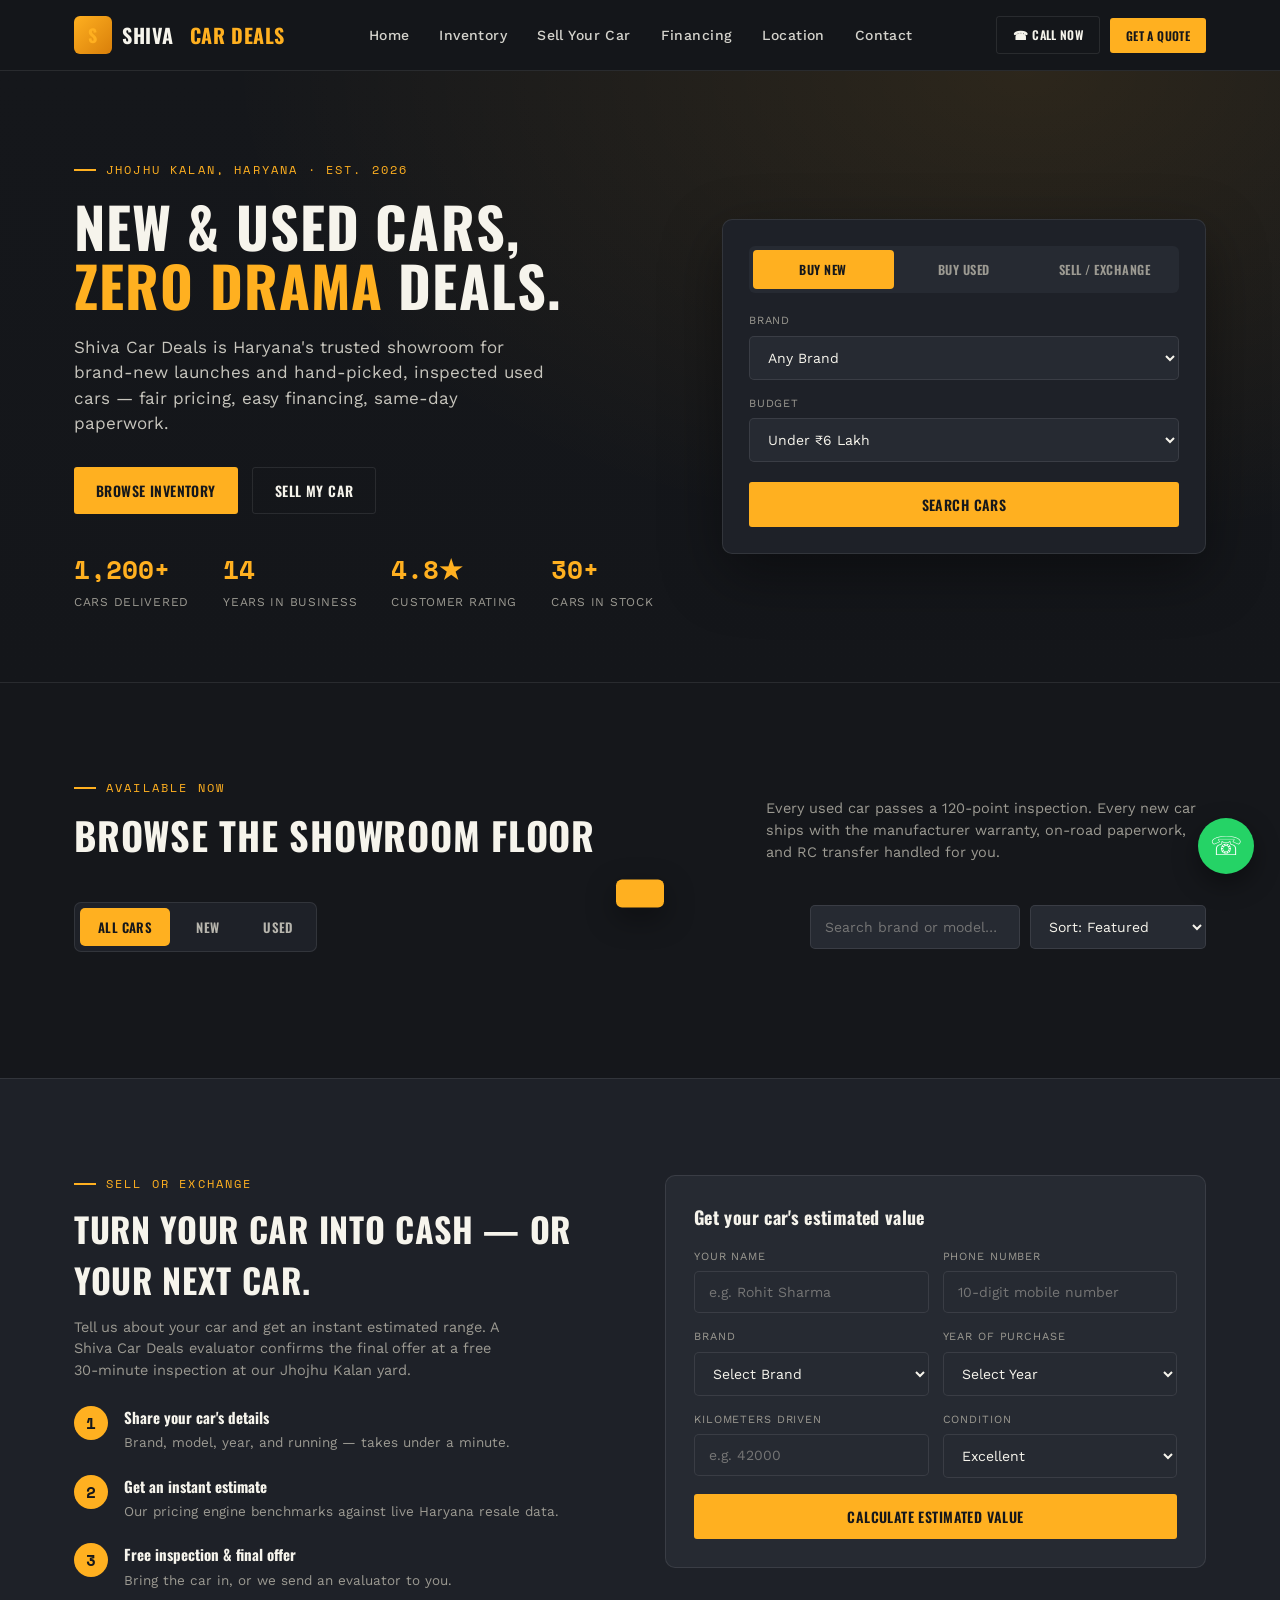
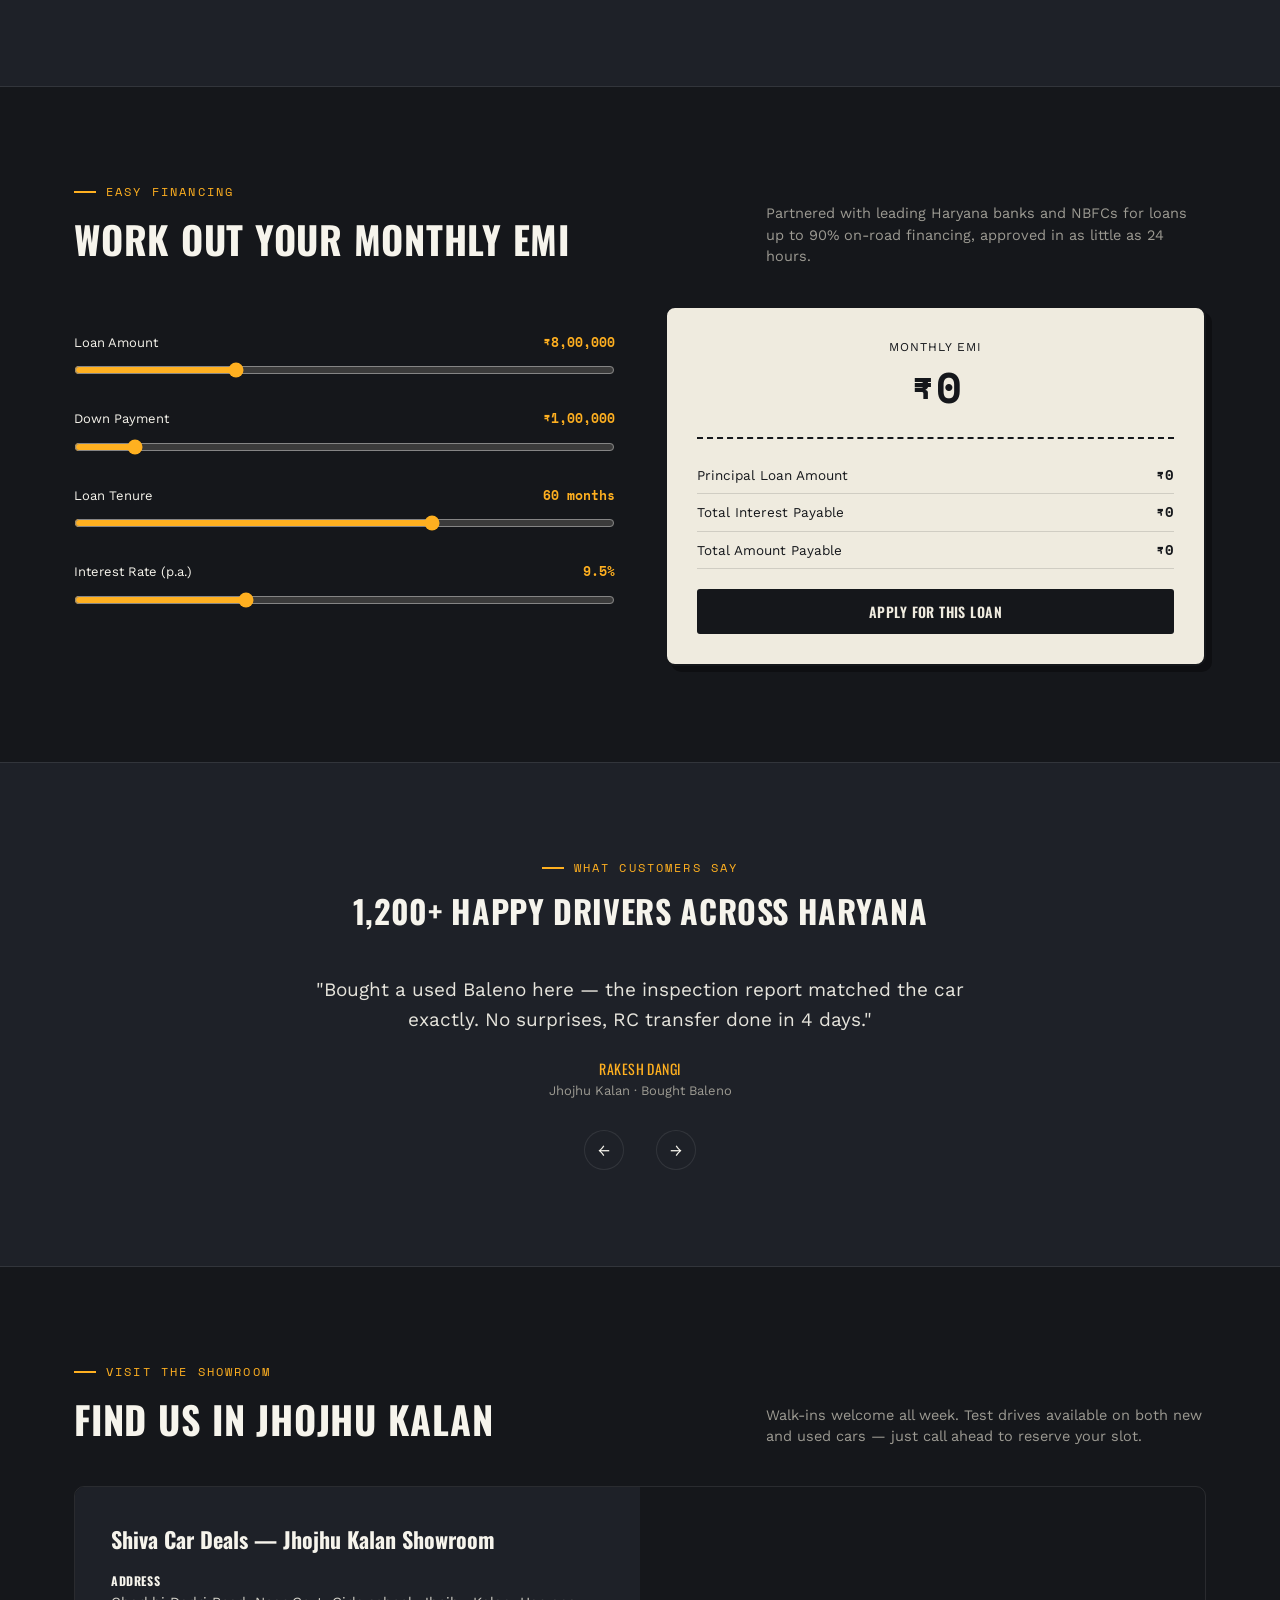
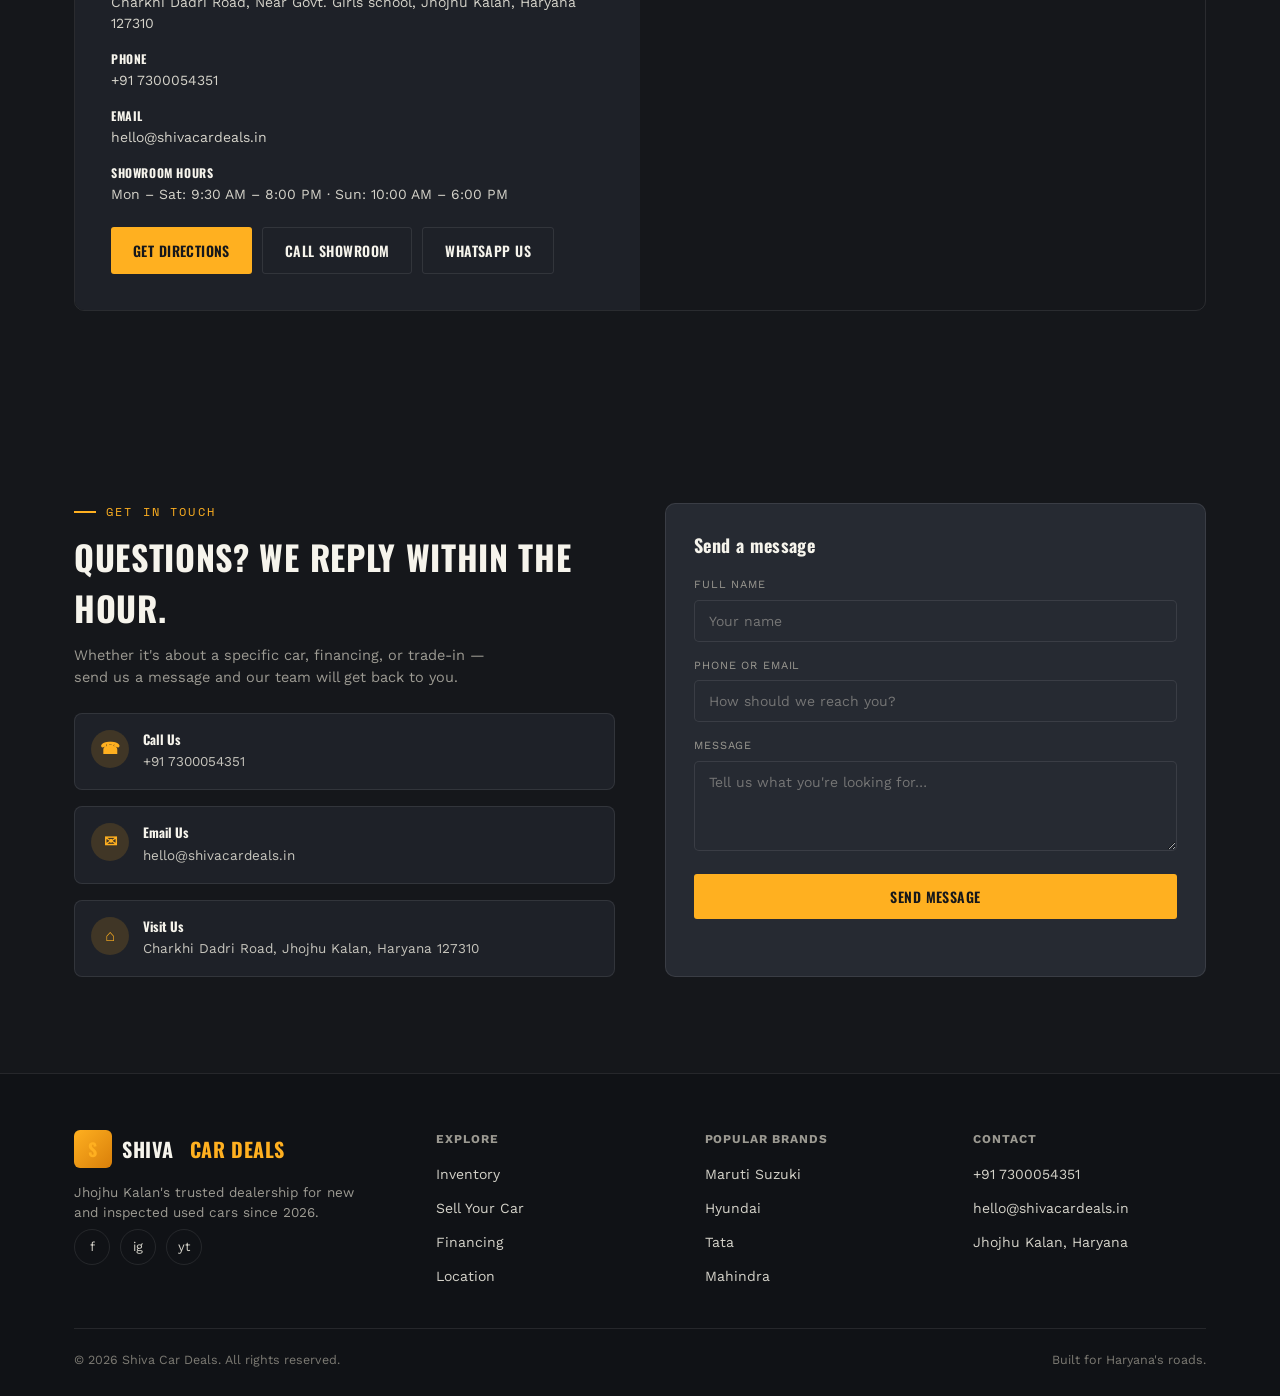
<file: shiva.html>
<!DOCTYPE html>
<html lang="en">
<head>
<meta charset="UTF-8">
<meta name="viewport" content="width=device-width, initial-scale=1.0">
<title>Shiva Car Deals — New & Used Cars in Jhojhu Kalan, Haryana</title>
<style>
@import url('https://fonts.googleapis.com/css2?family=Oswald:wght@500;600;700&family=Work+Sans:wght@400;500;600&family=Space+Mono:wght@400;700&display=swap');

:root{
  --asphalt:#15171B;
  --panel:#1E2128;
  --panel-2:#262A32;
  --cream:#F6F4EC;
  --paper:#EFEBDF;
  --amber:#FFB020;
  --amber-dim:#8a6216;
  --red:#D6483F;
  --line:rgba(255,255,255,0.09);
  --line-dark:rgba(21,23,27,0.14);
  --ink:#15171B;
  --ink-soft:#4b4f58;
}
*{box-sizing:border-box; margin:0; padding:0;}
html{scroll-behavior:smooth;}
body{
  background:var(--asphalt);
  color:var(--cream);
  font-family:'Work Sans', sans-serif;
  line-height:1.5;
  overflow-x:hidden;
}
h1,h2,h3,h4,.display{
  font-family:'Oswald', sans-serif;
  text-transform:uppercase;
  letter-spacing:0.02em;
  font-weight:700;
}
.mono{font-family:'Space Mono', monospace;}
a{color:inherit; text-decoration:none;}
button{font-family:inherit; cursor:pointer; border:none;}
img{max-width:100%; display:block;}
.wrap{max-width:1180px; margin:0 auto; padding:0 24px;}
.eyebrow{
  font-family:'Space Mono', monospace;
  font-size:12px;
  letter-spacing:0.18em;
  text-transform:uppercase;
  color:var(--amber);
  display:flex; align-items:center; gap:10px;
}
.eyebrow::before{content:""; width:22px; height:2px; background:var(--amber); display:inline-block;}
section{padding:96px 0;}
@media(max-width:760px){ section{padding:64px 0;} }

/* ---------- plate badge signature ---------- */
.plate{
  display:inline-flex;
  align-items:center;
  gap:8px;
  background:var(--paper);
  color:var(--ink);
  border:2.5px solid var(--ink);
  border-radius:4px;
  padding:4px 10px;
  font-family:'Space Mono', monospace;
  font-weight:700;
  font-size:13px;
  letter-spacing:0.04em;
  box-shadow: 2px 2px 0 rgba(0,0,0,0.25);
  white-space:nowrap;
}
.plate .flag{
  background:#1b3a8a;
  color:#fff;
  font-size:9px;
  padding:2px 4px;
  border-radius:2px;
  letter-spacing:0;
}
.plate.amber-plate{ background:var(--amber); border-color:var(--ink); }
.plate.red-plate{ background:#f0dede; }

/* ---------- nav ---------- */
header{
  position:sticky; top:0; z-index:500;
  background:rgba(21,23,27,0.92);
  backdrop-filter:blur(10px);
  border-bottom:1px solid var(--line);
}
nav{
  display:flex; align-items:center; justify-content:space-between;
  padding:16px 24px; max-width:1180px; margin:0 auto;
}
.logo{
  display:flex; align-items:center; gap:10px;
  font-family:'Oswald'; font-weight:700; font-size:20px; letter-spacing:0.03em;
}
.logo-badge{
  width:38px; height:38px; border-radius:6px;
  background:linear-gradient(135deg, var(--amber), #d97f0a);
  display:flex; align-items:center; justify-content:center;
  color:var(--ink); font-weight:700; font-size:18px;
}
.logo span{color:var(--amber);}
.nav-links{
  display:flex; gap:30px; align-items:center;
  font-size:14px; font-weight:500; letter-spacing:0.03em;
}
.nav-links a{ position:relative; padding:6px 0; opacity:0.85; transition:opacity .2s;}
.nav-links a:hover{opacity:1; color:var(--amber);}
.nav-cta{
  display:flex; gap:10px; align-items:center;
}
.btn{
  display:inline-flex; align-items:center; justify-content:center; gap:8px;
  padding:12px 22px;
  border-radius:3px;
  font-weight:600; font-size:14px;
  letter-spacing:0.03em;
  text-transform:uppercase;
  font-family:'Oswald';
  transition:transform .15s ease, box-shadow .15s ease, background .2s;
  cursor:pointer;
}
.btn-amber{ background:var(--amber); color:var(--ink); }
.btn-amber:hover{ transform:translateY(-2px); box-shadow:0 6px 18px rgba(255,176,32,0.35); }
.btn-outline{ background:transparent; color:var(--cream); border:1.5px solid var(--line); }
.btn-outline:hover{ border-color:var(--amber); color:var(--amber); }
.btn-dark{ background:var(--ink); color:var(--paper); }
.btn-dark:hover{ transform:translateY(-2px); }
.btn-sm{ padding:9px 16px; font-size:12px; }
.btn-full{ width:100%; }
.hamburger{ display:none; flex-direction:column; gap:5px; background:none; padding:6px; }
.hamburger span{ width:24px; height:2px; background:var(--cream); display:block; }

/* ---------- hero ---------- */
.hero{
  position:relative;
  padding:90px 0 70px;
  background:
    radial-gradient(ellipse at 80% 0%, rgba(255,176,32,0.10), transparent 55%),
    linear-gradient(180deg, #15171B 0%, #14161A 100%);
  overflow:hidden;
}
.hero::after{
  content:"";
  position:absolute; left:0; right:0; bottom:0; height:1px;
  background:var(--line);
}
.hero-grid{
  display:grid; grid-template-columns:1.1fr 0.9fr; gap:56px; align-items:center;
}
@media(max-width:900px){ .hero-grid{ grid-template-columns:1fr; } }
.hero h1{
  font-size:clamp(34px, 5vw, 56px);
  line-height:1.05;
  margin:18px 0 20px;
}
.hero h1 em{ font-style:normal; color:var(--amber); }
.hero p.lead{
  font-size:17px; color:#c7c5bd; max-width:480px; margin-bottom:30px;
}
.hero-actions{ display:flex; gap:14px; flex-wrap:wrap; margin-bottom:36px; }
.stat-row{ display:flex; gap:34px; flex-wrap:wrap; }
.stat b{ display:block; font-family:'Space Mono'; font-size:26px; color:var(--amber); }
.stat span{ font-size:12px; letter-spacing:0.06em; color:#9c9a92; text-transform:uppercase; }

/* search widget card */
.search-card{
  background:var(--panel);
  border:1px solid var(--line);
  border-radius:10px;
  padding:26px;
  box-shadow:0 20px 60px rgba(0,0,0,0.4);
}
.mode-toggle{
  display:flex; background:var(--panel-2); border-radius:6px; padding:4px; margin-bottom:20px;
}
.mode-toggle button{
  flex:1; background:transparent; color:#9c9a92; padding:10px 6px; border-radius:4px;
  font-family:'Oswald'; font-size:12.5px; letter-spacing:0.04em; text-transform:uppercase; font-weight:600;
  transition:all .2s;
}
.mode-toggle button.active{ background:var(--amber); color:var(--ink); }
.field-label{ font-size:11px; letter-spacing:0.08em; text-transform:uppercase; color:#9c9a92; margin-bottom:6px; display:block; }
.field{ margin-bottom:16px; }
select, input, textarea{
  width:100%;
  background:var(--panel-2);
  border:1px solid var(--line);
  color:var(--cream);
  padding:12px 14px;
  border-radius:5px;
  font-family:'Work Sans';
  font-size:14px;
}
select:focus, input:focus, textarea:focus{ outline:2px solid var(--amber); outline-offset:1px; border-color:var(--amber); }
.search-card .btn{ margin-top:4px; }

/* ---------- section headers ---------- */
.sec-head{ display:flex; justify-content:space-between; align-items:flex-end; gap:20px; margin-bottom:38px; flex-wrap:wrap; }
.sec-head h2{ font-size:clamp(26px,3.4vw,38px); margin-top:10px; }
.sec-head p{ color:#9c9a92; max-width:440px; font-size:14.5px; }

/* ---------- inventory ---------- */
.inv-controls{
  display:flex; justify-content:space-between; gap:16px; flex-wrap:wrap; margin-bottom:30px;
  align-items:center;
}
.tabs{ display:flex; gap:8px; background:var(--panel); padding:5px; border-radius:7px; border:1px solid var(--line); }
.tabs button{ background:transparent; color:#b7b5ad; padding:9px 18px; border-radius:5px; font-family:'Oswald'; font-size:13px; text-transform:uppercase; letter-spacing:0.03em; font-weight:600; }
.tabs button.active{ background:var(--amber); color:var(--ink); }
.inv-tools{ display:flex; gap:10px; flex-wrap:wrap; }
.inv-tools input, .inv-tools select{ width:auto; min-width:150px; }

.car-grid{ display:grid; grid-template-columns:repeat(3,1fr); gap:22px; }
@media(max-width:960px){ .car-grid{grid-template-columns:repeat(2,1fr);} }
@media(max-width:640px){ .car-grid{grid-template-columns:1fr;} }

.car-card{
  background:var(--panel); border:1px solid var(--line); border-radius:10px; overflow:hidden;
  display:flex; flex-direction:column; transition:transform .2s, border-color .2s;
}
.car-card:hover{ transform:translateY(-4px); border-color:rgba(255,176,32,0.4); }
.car-photo{
  height:150px; position:relative;
  display:flex; align-items:center; justify-content:center;
}
.car-photo .status-tag{
  position:absolute; top:12px; left:12px;
  font-family:'Oswald'; font-size:11px; font-weight:700; letter-spacing:0.05em; text-transform:uppercase;
  padding:5px 10px; border-radius:3px; color:var(--ink);
}
.tag-new{ background:var(--amber); }
.tag-used{ background:#cfd2d8; }
.car-photo svg{ width:88px; height:auto; opacity:0.92; }
.car-body{ padding:18px 18px 20px; display:flex; flex-direction:column; gap:10px; flex:1; }
.car-title{ font-family:'Oswald'; font-size:17px; font-weight:600; text-transform:none; letter-spacing:0; }
.car-meta{ display:flex; flex-wrap:wrap; gap:6px 14px; font-size:12.5px; color:#9c9a92; font-family:'Space Mono'; }
.car-price-row{ display:flex; justify-content:space-between; align-items:center; margin-top:4px; }
.car-actions{ display:flex; gap:8px; margin-top:8px; }
.car-actions .btn{ flex:1; padding:10px; font-size:11.5px; }

/* ---------- sell your car ---------- */
.sell-section{ background:var(--panel); border-top:1px solid var(--line); border-bottom:1px solid var(--line); }
.sell-grid{ display:grid; grid-template-columns:1fr 1fr; gap:50px; align-items:start; }
@media(max-width:860px){ .sell-grid{grid-template-columns:1fr;} }
.sell-steps{ display:flex; flex-direction:column; gap:22px; margin-top:24px; }
.sell-step{ display:flex; gap:16px; }
.sell-step .num{
  font-family:'Space Mono'; font-weight:700; color:var(--ink); background:var(--amber);
  width:34px; height:34px; border-radius:50%; display:flex; align-items:center; justify-content:center; flex-shrink:0;
}
.sell-step h4{ font-size:15px; text-transform:none; letter-spacing:0; margin-bottom:4px; }
.sell-step p{ font-size:13.5px; color:#9c9a92; }
.form-card{ background:var(--panel-2); border:1px solid var(--line); border-radius:10px; padding:28px; }
.form-row2{ display:grid; grid-template-columns:1fr 1fr; gap:14px; }
@media(max-width:520px){ .form-row2{grid-template-columns:1fr;} }
.result-box{
  margin-top:18px; padding:16px; border-radius:7px; background:rgba(255,176,32,0.1); border:1px dashed var(--amber);
  display:none;
}
.result-box.show{ display:block; }
.result-box .value{ font-family:'Space Mono'; font-size:26px; color:var(--amber); font-weight:700; }

/* ---------- finance ---------- */
.finance-grid{ display:grid; grid-template-columns:1fr 1fr; gap:50px; align-items:center; }
@media(max-width:860px){ .finance-grid{grid-template-columns:1fr; } }
.slider-block{ margin-bottom:22px; }
.slider-top{ display:flex; justify-content:space-between; font-size:13px; margin-bottom:8px; }
.slider-top .val{ font-family:'Space Mono'; color:var(--amber); font-weight:700; }
input[type=range]{
  width:100%; accent-color:var(--amber); background:transparent; padding:0; height:20px;
}
.emi-card{
  background:var(--paper); color:var(--ink); border-radius:10px; padding:30px;
  border:2.5px solid var(--ink); box-shadow:6px 6px 0 rgba(0,0,0,0.35);
}
.emi-top{ text-align:center; padding-bottom:18px; border-bottom:2px dashed var(--ink); margin-bottom:18px; }
.emi-top .amt{ font-family:'Space Mono'; font-size:42px; font-weight:700; }
.emi-row{ display:flex; justify-content:space-between; font-size:13.5px; padding:8px 0; border-bottom:1px solid var(--line-dark); }
.emi-row b{ font-family:'Space Mono'; }

/* ---------- testimonials ---------- */
.testi-wrap{ position:relative; max-width:720px; margin:0 auto; text-align:center; }
.testi-slide{ display:none; }
.testi-slide.active{ display:block; animation:fade .4s ease; }
@keyframes fade{ from{opacity:0; transform:translateY(6px);} to{opacity:1; transform:translateY(0);} }
.testi-slide p{ font-size:19px; line-height:1.6; color:#e6e4dc; }
.testi-slide .who{ margin-top:22px; font-family:'Oswald'; color:var(--amber); font-size:14px; letter-spacing:0.03em; text-transform:uppercase; }
.testi-slide .who span{ display:block; color:#9c9a92; font-family:'Work Sans'; text-transform:none; letter-spacing:0; font-size:13px; margin-top:2px;}
.testi-controls{ display:flex; justify-content:center; gap:16px; align-items:center; margin-top:30px; }
.testi-controls button{ background:var(--panel); border:1px solid var(--line); width:40px; height:40px; border-radius:50%; color:var(--cream); font-size:16px; }
.testi-controls button:hover{ border-color:var(--amber); color:var(--amber); }
.dots{ display:flex; gap:8px; }
.dot{ width:8px; height:8px; border-radius:50%; background:var(--line); }
.dot.active{ background:var(--amber); }

/* ---------- location ---------- */
.loc-grid{ display:grid; grid-template-columns:1fr 1fr; gap:0; border:1px solid var(--line); border-radius:10px; overflow:hidden; }
@media(max-width:860px){ .loc-grid{grid-template-columns:1fr;} }
.loc-info{ background:var(--panel); padding:36px; }
.loc-info h3{ font-size:22px; margin-bottom:16px; text-transform:none; letter-spacing:0; }
.loc-line{ display:flex; gap:12px; margin-bottom:16px; font-size:14px; color:#d4d2c9; }
.loc-line b{ color:var(--cream); display:block; font-family:'Oswald'; font-size:12px; letter-spacing:0.05em; text-transform:uppercase; margin-bottom:2px; }
.loc-actions{ display:flex; gap:10px; flex-wrap:wrap; margin-top:22px; }
.map-frame{ min-height:380px; width:100%; border:0; filter:grayscale(0.15) contrast(1.05); }

/* ---------- contact ---------- */
.contact-grid{ display:grid; grid-template-columns:1fr 1fr; gap:50px; }
@media(max-width:860px){ .contact-grid{grid-template-columns:1fr;} }
.contact-card-list{ display:flex; flex-direction:column; gap:16px; margin-top:24px; }
.contact-item{ display:flex; gap:14px; align-items:flex-start; padding:16px; background:var(--panel); border:1px solid var(--line); border-radius:8px; }
.contact-item .ic{ width:38px; height:38px; border-radius:50%; background:rgba(255,176,32,0.15); color:var(--amber); display:flex; align-items:center; justify-content:center; flex-shrink:0; font-weight:700; }
.toast{
  position:fixed; bottom:26px; left:50%; transform:translateX(-50%) translateY(120%);
  background:var(--amber); color:var(--ink); padding:14px 24px; border-radius:6px;
  font-family:'Oswald'; font-weight:600; letter-spacing:0.03em; font-size:14px;
  box-shadow:0 10px 30px rgba(0,0,0,0.4); z-index:2000; transition:transform .35s ease;
}
.toast.show{ transform:translateX(-50%) translateY(0); }

/* ---------- footer ---------- */
footer{ background:#101216; border-top:1px solid var(--line); padding:56px 0 26px; }
.footer-grid{ display:grid; grid-template-columns:1.4fr 1fr 1fr 1fr; gap:36px; margin-bottom:40px; }
@media(max-width:760px){ .footer-grid{grid-template-columns:1fr 1fr;} }
.footer-grid h5{ font-size:12px; letter-spacing:0.08em; color:#9c9a92; text-transform:uppercase; margin-bottom:14px; }
.footer-grid ul{ list-style:none; display:flex; flex-direction:column; gap:10px; }
.footer-grid a{ font-size:14px; color:#d4d2c9; }
.footer-grid a:hover{ color:var(--amber); }
.social-row{ display:flex; gap:10px; margin-top:6px; }
.social-row a{ width:36px; height:36px; border-radius:50%; border:1px solid var(--line); display:flex; align-items:center; justify-content:center; font-size:13px; }
.social-row a:hover{ border-color:var(--amber); color:var(--amber); }
.footer-bottom{ display:flex; justify-content:space-between; flex-wrap:wrap; gap:12px; padding-top:22px; border-top:1px solid var(--line); font-size:12.5px; color:#7c7a73; }

/* ---------- modal ---------- */
.modal-overlay{
  position:fixed; inset:0; background:rgba(10,11,13,0.75); z-index:1000;
  display:none; align-items:center; justify-content:center; padding:20px; backdrop-filter:blur(3px);
}
.modal-overlay.show{ display:flex; }
.modal{
  background:var(--panel); border:1px solid var(--line); border-radius:12px; max-width:560px; width:100%;
  max-height:88vh; overflow-y:auto; padding:30px; position:relative;
}
.modal-close{
  position:absolute; top:16px; right:16px; background:var(--panel-2); width:34px; height:34px; border-radius:50%;
  color:var(--cream); font-size:16px; display:flex; align-items:center; justify-content:center;
}
.modal-close:hover{ color:var(--amber); }
.modal h3{ font-size:22px; text-transform:none; letter-spacing:0; margin-bottom:6px; padding-right:30px; }
.modal .sub{ color:#9c9a92; font-size:13.5px; margin-bottom:22px; }
.detail-photo{ height:150px; border-radius:8px; display:flex; align-items:center; justify-content:center; margin-bottom:18px; }
.detail-photo svg{ width:100px; }
.spec-grid{ display:grid; grid-template-columns:1fr 1fr; gap:10px 18px; margin-bottom:20px; }
.spec-item{ font-size:13px; padding:8px 0; border-bottom:1px solid var(--line); display:flex; justify-content:space-between; }
.spec-item b{ font-family:'Space Mono'; color:var(--amber); }

/* floating whatsapp + back to top */
.float-btn{
  position:fixed; bottom:26px; right:26px; z-index:900;
  width:56px; height:56px; border-radius:50%; background:#25D366; color:#fff;
  display:flex; align-items:center; justify-content:center; font-size:26px;
  box-shadow:0 10px 26px rgba(0,0,0,0.4); transition:transform .2s;
}
.float-btn:hover{ transform:scale(1.08); }
.top-btn{
  position:fixed; bottom:26px; right:92px; z-index:900;
  width:44px; height:44px; border-radius:50%; background:var(--panel); border:1px solid var(--line); color:var(--cream);
  display:none; align-items:center; justify-content:center; font-size:16px;
  box-shadow:0 10px 26px rgba(0,0,0,0.4);
}
.top-btn.show{ display:flex; }

.visually-hidden{ position:absolute; width:1px; height:1px; overflow:hidden; clip:rect(0,0,0,0); }

@media(max-width:900px){
  .nav-links{ position:fixed; top:69px; left:0; right:0; background:var(--asphalt); flex-direction:column; padding:20px 24px;
    border-bottom:1px solid var(--line); display:none; gap:16px; align-items:flex-start; }
  .nav-links.open{ display:flex; }
  .hamburger{ display:flex; }
  .nav-cta .btn-outline{ display:none; }
}
</style>
</head>
<body>

<!-- ============ HEADER ============ -->
<header>
  <nav>
    <a href="#home" class="logo">
      <span class="logo-badge">S</span>
      SHIVA<span>&nbsp;CAR&nbsp;DEALS</span>
    </a>
    <div class="nav-links" id="navLinks">
      <a href="#home" class="nav-link">Home</a>
      <a href="#inventory" class="nav-link">Inventory</a>
      <a href="#sell" class="nav-link">Sell Your Car</a>
      <a href="#finance" class="nav-link">Financing</a>
      <a href="#location" class="nav-link">Location</a>
      <a href="#contact" class="nav-link">Contact</a>
    </div>
    <div class="nav-cta">
      <a href="tel:+919812045678" class="btn btn-outline btn-sm">☎ Call Now</a>
      <button class="btn btn-amber btn-sm" onclick="openEnquiryModal()">Get a Quote</button>
      <button class="hamburger" id="hamburgerBtn" aria-label="Toggle menu">
        <span></span><span></span><span></span>
      </button>
    </div>
  </nav>
</header>

<!-- ============ HERO ============ -->
<section class="hero" id="home">
  <div class="wrap hero-grid">
    <div>
      <div class="eyebrow">Jhojhu Kalan, Haryana · Est. 2026</div>
      <h1>New &amp; used cars,<br><em>zero drama</em> deals.</h1>
      <p class="lead">Shiva Car Deals is Haryana's trusted showroom for brand-new launches and hand-picked, inspected used cars — fair pricing, easy financing, same-day paperwork.</p>
      <div class="hero-actions">
        <button class="btn btn-amber" onclick="scrollToSection('inventory')">Browse Inventory</button>
        <button class="btn btn-outline" onclick="scrollToSection('sell')">Sell My Car</button>
      </div>
      <div class="stat-row">
        <div class="stat"><b class="mono">1,200+</b><span>Cars Delivered</span></div>
        <div class="stat"><b class="mono">14</b><span>Years in Business</span></div>
        <div class="stat"><b class="mono">4.8★</b><span>Customer Rating</span></div>
        <div class="stat"><b class="mono">30+</b><span>Cars in Stock</span></div>
      </div>
    </div>

    <div class="search-card">
      <div class="mode-toggle" id="modeToggle">
        <button class="active" data-mode="new" type="button">Buy New</button>
        <button data-mode="used" type="button">Buy Used</button>
        <button data-mode="sell" type="button">Sell / Exchange</button>
      </div>
      <div id="buyFields">
        <div class="field">
          <label class="field-label">Brand</label>
          <select id="searchBrand">
            <option value="">Any Brand</option>
          </select>
        </div>
        <div class="field">
          <label class="field-label">Budget</label>
          <select id="searchBudget">
            <option value="0-600000">Under ₹6 Lakh</option>
            <option value="600000-1000000">₹6L – ₹10L</option>
            <option value="1000000-1500000">₹10L – ₹15L</option>
            <option value="1500000-99999999">Above ₹15L</option>
          </select>
        </div>
        <button class="btn btn-amber btn-full" id="searchBtn" type="button">Search Cars</button>
      </div>
      <div id="sellFields" style="display:none;">
        <p style="font-size:13.5px;color:#c7c5bd;margin-bottom:16px;">Get an instant estimated valuation for your car — no visit needed to start.</p>
        <button class="btn btn-amber btn-full" type="button" onclick="scrollToSection('sell')">Get My Car's Value</button>
      </div>
    </div>
  </div>
</section>

<!-- ============ INVENTORY ============ -->
<section id="inventory">
  <div class="wrap">
    <div class="sec-head">
      <div>
        <div class="eyebrow">Available Now</div>
        <h2>Browse the showroom floor</h2>
      </div>
      <p>Every used car passes a 120-point inspection. Every new car ships with the manufacturer warranty, on-road paperwork, and RC transfer handled for you.</p>
    </div>

    <div class="inv-controls">
      <div class="tabs" id="invTabs">
        <button class="active" data-filter="all" type="button">All Cars</button>
        <button data-filter="new" type="button">New</button>
        <button data-filter="used" type="button">Used</button>
      </div>
      <div class="inv-tools">
        <input type="text" id="invSearch" placeholder="Search brand or model…">
        <select id="invSort">
          <option value="default">Sort: Featured</option>
          <option value="price-asc">Price: Low to High</option>
          <option value="price-desc">Price: High to Low</option>
          <option value="year-desc">Year: Newest First</option>
        </select>
      </div>
    </div>

    <div class="car-grid" id="carGrid"></div>
  </div>
</section>

<!-- ============ SELL YOUR CAR ============ -->
<section class="sell-section" id="sell">
  <div class="wrap sell-grid">
    <div>
      <div class="eyebrow">Sell or Exchange</div>
      <h2 style="font-size:clamp(24px,3vw,34px); margin-top:10px;">Turn your car into cash — or your next car.</h2>
      <p style="color:#9c9a92; margin-top:12px; font-size:14.5px; max-width:440px;">Tell us about your car and get an instant estimated range. A Shiva Car Deals evaluator confirms the final offer at a free 30-minute inspection at our Jhojhu Kalan yard.</p>
      <div class="sell-steps">
        <div class="sell-step">
          <div class="num mono">1</div>
          <div><h4>Share your car's details</h4><p>Brand, model, year, and running — takes under a minute.</p></div>
        </div>
        <div class="sell-step">
          <div class="num mono">2</div>
          <div><h4>Get an instant estimate</h4><p>Our pricing engine benchmarks against live Haryana resale data.</p></div>
        </div>
        <div class="sell-step">
          <div class="num mono">3</div>
          <div><h4>Free inspection &amp; final offer</h4><p>Bring the car in, or we send an evaluator to you.</p></div>
        </div>
      </div>
    </div>

    <div class="form-card">
      <h3 style="font-size:18px; text-transform:none; margin-bottom:18px;">Get your car's estimated value</h3>
      <form id="valuationForm">
        <div class="form-row2">
          <div class="field">
            <label class="field-label">Your Name</label>
            <input type="text" required placeholder="e.g. Rohit Sharma">
          </div>
          <div class="field">
            <label class="field-label">Phone Number</label>
            <input type="tel" required pattern="[0-9]{10}" placeholder="10-digit mobile number">
          </div>
        </div>
        <div class="form-row2">
          <div class="field">
            <label class="field-label">Brand</label>
            <select id="valBrand" required>
              <option value="">Select Brand</option>
              <option value="Maruti Suzuki">Maruti Suzuki</option>
              <option value="Hyundai">Hyundai</option>
              <option value="Tata">Tata</option>
              <option value="Mahindra">Mahindra</option>
              <option value="Honda">Honda</option>
              <option value="Toyota">Toyota</option>
              <option value="Kia">Kia</option>
              <option value="Other">Other</option>
            </select>
          </div>
          <div class="field">
            <label class="field-label">Year of Purchase</label>
            <select id="valYear" required>
              <option value="">Select Year</option>
            </select>
          </div>
        </div>
        <div class="form-row2">
          <div class="field">
            <label class="field-label">Kilometers Driven</label>
            <input type="number" id="valKm" required placeholder="e.g. 42000">
          </div>
          <div class="field">
            <label class="field-label">Condition</label>
            <select id="valCondition" required>
              <option value="1.08">Excellent</option>
              <option value="1.0">Good</option>
              <option value="0.88">Average</option>
              <option value="0.72">Needs Work</option>
            </select>
          </div>
        </div>
        <button type="submit" class="btn btn-amber btn-full">Calculate Estimated Value</button>
      </form>
      <div class="result-box" id="valResult">
        <div style="font-size:12px; letter-spacing:0.06em; text-transform:uppercase; color:#c7c5bd;">Estimated Value Range</div>
        <div class="value" id="valOutput">₹0 – ₹0</div>
        <p style="font-size:12.5px; color:#c7c5bd; margin-top:8px;">This is an instant estimate. Final offer confirmed after free inspection.</p>
        <button class="btn btn-dark btn-sm" style="margin-top:12px;" type="button" onclick="openEnquiryModal('Car Valuation Follow-up')">Book Free Inspection</button>
      </div>
    </div>
  </div>
</section>

<!-- ============ FINANCE ============ -->
<section id="finance">
  <div class="wrap">
    <div class="sec-head">
      <div>
        <div class="eyebrow">Easy Financing</div>
        <h2>Work out your monthly EMI</h2>
      </div>
      <p>Partnered with leading Haryana banks and NBFCs for loans up to 90% on-road financing, approved in as little as 24 hours.</p>
    </div>
    <div class="finance-grid">
      <div>
        <div class="slider-block">
          <div class="slider-top"><span>Loan Amount</span><span class="val mono" id="loanAmtLabel">₹8,00,000</span></div>
          <input type="range" id="loanAmt" min="100000" max="2500000" step="10000" value="800000">
        </div>
        <div class="slider-block">
          <div class="slider-top"><span>Down Payment</span><span class="val mono" id="downPayLabel">₹1,00,000</span></div>
          <input type="range" id="downPay" min="0" max="1000000" step="10000" value="100000">
        </div>
        <div class="slider-block">
          <div class="slider-top"><span>Loan Tenure</span><span class="val mono" id="tenureLabel">60 months</span></div>
          <input type="range" id="tenure" min="12" max="84" step="6" value="60">
        </div>
        <div class="slider-block">
          <div class="slider-top"><span>Interest Rate (p.a.)</span><span class="val mono" id="rateLabel">9.5%</span></div>
          <input type="range" id="rate" min="7" max="15" step="0.1" value="9.5">
        </div>
      </div>
      <div class="emi-card">
        <div class="emi-top">
          <div style="font-size:12px;letter-spacing:0.08em;text-transform:uppercase;">Monthly EMI</div>
          <div class="amt" id="emiOutput">₹0</div>
        </div>
        <div class="emi-row"><span>Principal Loan Amount</span><b id="emiPrincipal">₹0</b></div>
        <div class="emi-row"><span>Total Interest Payable</span><b id="emiInterest">₹0</b></div>
        <div class="emi-row"><span>Total Amount Payable</span><b id="emiTotal">₹0</b></div>
        <button class="btn btn-dark btn-full" style="margin-top:20px;" onclick="openEnquiryModal('EMI Financing Application')">Apply for This Loan</button>
      </div>
    </div>
  </div>
</section>

<!-- ============ TESTIMONIALS ============ -->
<section style="background:var(--panel); border-top:1px solid var(--line); border-bottom:1px solid var(--line);">
  <div class="wrap">
    <div class="eyebrow" style="justify-content:center;">What Customers Say</div>
    <h2 style="text-align:center; margin:10px 0 40px; font-size:clamp(24px,3vw,32px);">1,200+ happy drivers across Haryana</h2>
    <div class="testi-wrap">
      <div class="testi-slide active">
        <p>"Bought a used Baleno here — the inspection report matched the car exactly. No surprises, RC transfer done in 4 days."</p>
        <div class="who">Rakesh Dangi <span>Jhojhu Kalan · Bought Baleno</span></div>
      </div>
      <div class="testi-slide">
        <p>"Sold my old Baleno through their exchange program and drove home a new Creta the same evening. Genuinely smooth process."</p>
        <div class="who">Priya Yadav <span>Bhiwadi · Exchanged for Creta</span></div>
      </div>
      <div class="testi-slide">
        <p>"Financing was sorted in a day. The EMI calculator on their site matched the bank's final numbers almost exactly."</p>
        <div class="who">Sandeep Kumar <span>Gurugram · Bought Nexon EV</span></div>
      </div>
      <div class="testi-slide">
        <p>"Straightforward negotiation, no hidden charges at billing. This is my second car from Shiva Car Deals."</p>
        <div class="who">Meenakshi Chauhan <span>Jhojhu Kalan · Bought Swift</span></div>
      </div>
      <div class="testi-controls">
        <button id="testiPrev" aria-label="Previous testimonial">←</button>
        <div class="dots" id="testiDots"></div>
        <button id="testiNext" aria-label="Next testimonial">→</button>
      </div>
    </div>
  </div>
</section>

<!-- ============ LOCATION ============ -->
<section id="location">
  <div class="wrap">
    <div class="sec-head">
      <div>
        <div class="eyebrow">Visit the Showroom</div>
        <h2>Find us in Jhojhu Kalan</h2>
      </div>
      <p>Walk-ins welcome all week. Test drives available on both new and used cars — just call ahead to reserve your slot.</p>
    </div>
    <div class="loc-grid">
      <div class="loc-info">
        <h3>Shiva Car Deals — Jhojhu Kalan Showroom</h3>
        <div class="loc-line"><div><b>Address</b>Charkhi Dadri Road, Near Govt. Girls school, Jhojhu Kalan, Haryana 127310 </div></div>
        <div class="loc-line"><div><b>Phone</b>+91 7300054351</div></div>
        <div class="loc-line"><div><b>Email</b>hello@shivacardeals.in</div></div>
        <div class="loc-line"><div><b>Showroom Hours</b>Mon – Sat: 9:30 AM – 8:00 PM · Sun: 10:00 AM – 6:00 PM</div></div>
        <div class="loc-actions">
          <button class="btn btn-amber" type="button" onclick="getDirections()">Get Directions</button>
          <a class="btn btn-outline" href="tel:+919812045678">Call Showroom</a>
          <a class="btn btn-outline" href="https://wa.me/919812045678?text=Hi%20Shiva%20Car%20Deals%2C%20I%27d%20like%20to%20know%20more." target="_blank" rel="noopener">WhatsApp Us</a>
        </div>
      </div>
      <iframe class="map-frame" id="mapFrame"
        src="https://www.google.com/maps?q=Model+Town,+Jhojhu Kalan,+Haryana&output=embed"
        loading="lazy" referrerpolicy="no-referrer-when-downgrade" title="Shiva Car Deals location map"></iframe>
    </div>
  </div>
</section>

<!-- ============ CONTACT ============ -->
<section id="contact">
  <div class="wrap contact-grid">
    <div>
      <div class="eyebrow">Get in Touch</div>
      <h2 style="font-size:clamp(24px,3vw,34px); margin-top:10px;">Questions? We reply within the hour.</h2>
      <p style="color:#9c9a92; margin-top:12px; font-size:14.5px; max-width:420px;">Whether it's about a specific car, financing, or trade-in — send us a message and our team will get back to you.</p>
      <div class="contact-card-list">
        <div class="contact-item"><div class="ic">☎</div><div><b style="display:block;font-family:'Oswald';font-size:13px;">Call Us</b><span style="font-size:13.5px;color:#c7c5bd;"><a href="tel:+919812045678">+91 7300054351</a></span></div></div>
        <div class="contact-item"><div class="ic">✉</div><div><b style="display:block;font-family:'Oswald';font-size:13px;">Email Us</b><span style="font-size:13.5px;color:#c7c5bd;"><a href="mailto:hello@shivacardeals.in">hello@shivacardeals.in</a></span></div></div>
        <div class="contact-item"><div class="ic">⌂</div><div><b style="display:block;font-family:'Oswald';font-size:13px;">Visit Us</b><span style="font-size:13.5px;color:#c7c5bd;">Charkhi Dadri Road, Jhojhu Kalan, Haryana 127310 </span></div></div>
      </div>
    </div>
    <div class="form-card">
      <h3 style="font-size:18px; text-transform:none; margin-bottom:18px;">Send a message</h3>
      <form id="contactForm">
        <div class="field"><label class="field-label">Full Name</label><input type="text" required placeholder="Your name"></div>
        <div class="field"><label class="field-label">Phone or Email</label><input type="text" required placeholder="How should we reach you?"></div>
        <div class="field"><label class="field-label">Message</label><textarea rows="4" required placeholder="Tell us what you're looking for…"></textarea></div>
        <button type="submit" class="btn btn-amber btn-full">Send Message</button>
      </form>
    </div>
  </div>
</section>

<!-- ============ FOOTER ============ -->
<footer>
  <div class="wrap">
    <div class="footer-grid">
      <div>
        <div class="logo" style="margin-bottom:14px;"><span class="logo-badge">S</span>SHIVA<span>&nbsp;CAR&nbsp;DEALS</span></div>
        <p style="font-size:13.5px; color:#9c9a92; max-width:280px;">Jhojhu Kalan's trusted dealership for new and inspected used cars since 2026.</p>
        <div class="social-row">
          <a href="https://www.facebook.com" target="_blank" rel="noopener" aria-label="Facebook">f</a>
          <a href="https://www.instagram.com" target="_blank" rel="noopener" aria-label="Instagram">ig</a>
          <a href="https://www.youtube.com" target="_blank" rel="noopener" aria-label="YouTube">yt</a>
        </div>
      </div>
      <div>
        <h5>Explore</h5>
        <ul>
          <li><a href="#inventory" class="nav-link">Inventory</a></li>
          <li><a href="#sell" class="nav-link">Sell Your Car</a></li>
          <li><a href="#finance" class="nav-link">Financing</a></li>
          <li><a href="#location" class="nav-link">Location</a></li>
        </ul>
      </div>
      <div>
        <h5>Popular Brands</h5>
        <ul>
          <li><a href="#" onclick="filterByBrandFooter(event,'Maruti Suzuki')">Maruti Suzuki</a></li>
          <li><a href="#" onclick="filterByBrandFooter(event,'Hyundai')">Hyundai</a></li>
          <li><a href="#" onclick="filterByBrandFooter(event,'Tata')">Tata</a></li>
          <li><a href="#" onclick="filterByBrandFooter(event,'Mahindra')">Mahindra</a></li>
        </ul>
      </div>
      <div>
        <h5>Contact</h5>
        <ul>
          <li><a href="tel:+919812045678">+91 7300054351</a></li>
          <li><a href="mailto:hello@shivacardeals.in">hello@shivacardeals.in</a></li>
          <li><a href="#location" class="nav-link">Jhojhu Kalan, Haryana</a></li>
        </ul>
      </div>
    </div>
    <div class="footer-bottom">
      <span>© 2026 Shiva Car Deals. All rights reserved.</span>
      <span>Built for Haryana's roads.</span>
    </div>
  </div>
</footer>

<!-- ============ ENQUIRY MODAL ============ -->
<div class="modal-overlay" id="enquiryOverlay">
  <div class="modal">
    <button class="modal-close" onclick="closeModal('enquiryOverlay')">✕</button>
    <div id="enquiryContent">
      <h3 id="enquiryTitle">Enquire Now</h3>
      <p class="sub" id="enquirySub">Fill in your details and our team will call you back shortly.</p>
      <form id="enquiryForm">
        <div class="form-row2">
          <div class="field"><label class="field-label">Full Name</label><input type="text" required placeholder="Your name"></div>
          <div class="field"><label class="field-label">Phone Number</label><input type="tel" required pattern="[0-9]{10}" placeholder="10-digit mobile number"></div>
        </div>
        <div class="field"><label class="field-label">Message (optional)</label><textarea rows="3" placeholder="Any specific requirement?"></textarea></div>
        <button type="submit" class="btn btn-amber btn-full">Submit Enquiry</button>
      </form>
    </div>
    <div id="enquirySuccess" style="display:none; text-align:center; padding:20px 0;">
      <div style="font-size:44px;">✓</div>
      <h3 style="margin-top:10px;">Enquiry received!</h3>
      <p class="sub">A Shiva Car Deals representative will call you within the hour.</p>
      <button class="btn btn-outline" onclick="closeModal('enquiryOverlay')">Close</button>
    </div>
  </div>
</div>

<!-- ============ CAR DETAIL MODAL ============ -->
<div class="modal-overlay" id="detailOverlay">
  <div class="modal" id="detailModalBody"></div>
</div>

<div class="toast" id="toast"></div>
<a href="https://wa.me/919812045678?text=Hi%20Shiva%20Car%20Deals%2C%20I%27d%20like%20to%20enquire." target="_blank" rel="noopener" class="float-btn" aria-label="Chat on WhatsApp">☏</a>
<button class="top-btn" id="topBtn" aria-label="Back to top">↑</button>

<script>
/* ================= DATA ================= */
const cars = [
  {id:1, brand:"Maruti Suzuki", model:"Swift ZXi", type:"new", year:2026, km:null, price:649000, fuel:"Petrol", trans:"Manual", color:"Pearl White"},
  {id:2, brand:"Hyundai", model:"Creta SX", type:"new", year:2026, km:null, price:1120000, fuel:"Petrol", trans:"Automatic", color:"Fiery Red"},
  {id:3, brand:"Tata", model:"Nexon EV Max", type:"new", year:2026, km:null, price:1450000, fuel:"Electric", trans:"Automatic", color:"Intensi-Blue"},
  {id:4, brand:"Mahindra", model:"Thar LX", type:"new", year:2026, km:null, price:1390000, fuel:"Diesel", trans:"Manual", color:"Napoli Black"},
  {id:5, brand:"Honda", model:"City VX", type:"used", year:2022, km:28000, price:980000, fuel:"Petrol", trans:"Automatic", color:"Lunar Silver"},
  {id:6, brand:"Maruti Suzuki", model:"Baleno Delta", type:"used", year:2021, km:34500, price:560000, fuel:"Petrol", trans:"Manual", color:"Granite Grey"},
  {id:7, brand:"Toyota", model:"Innova Crysta GX", type:"used", year:2020, km:52000, price:1520000, fuel:"Diesel", trans:"Manual", color:"Super White"},
  {id:8, brand:"Kia", model:"Seltos HTX", type:"used", year:2023, km:18200, price:1090000, fuel:"Petrol", trans:"Automatic", color:"Intense Red"},
  {id:9, brand:"Hyundai", model:"i20 Sportz", type:"new", year:2026, km:null, price:780000, fuel:"Petrol", trans:"Manual", color:"Atlas White"},
  {id:10, brand:"Mahindra", model:"XUV700 AX7", type:"used", year:2022, km:25000, price:1740000, fuel:"Diesel", trans:"Automatic", color:"Midnight Black"},
];

const carColors = ["#FFB020","#D6483F","#3E7CB1","#5B8C5A","#9C6ADE"];

function carSvg(idx){
  const c = carColors[idx % carColors.length];
  return `<svg viewBox="0 0 200 100" xmlns="http://www.w3.org/2000/svg">
    <rect x="10" y="55" width="180" height="24" rx="6" fill="${c}"/>
    <path d="M35 55 L55 30 Q60 25 68 25 L132 25 Q140 25 145 30 L165 55 Z" fill="${c}"/>
    <path d="M60 32 L70 30 L98 30 L98 50 L60 50 Z" fill="#15171B" opacity="0.55"/>
    <path d="M102 30 L130 30 L138 50 L102 50 Z" fill="#15171B" opacity="0.55"/>
    <circle cx="55" cy="80" r="14" fill="#15171B"/><circle cx="55" cy="80" r="6" fill="#C8CCD1"/>
    <circle cx="150" cy="80" r="14" fill="#15171B"/><circle cx="150" cy="80" r="6" fill="#C8CCD1"/>
  </svg>`;
}

function fmtINR(n){
  if(n >= 100000){ return "₹" + (n/100000).toFixed(2).replace(/\\.00$/,'') + " Lakh"; }
  return "₹" + n.toLocaleString('en-IN');
}
function fmtFull(n){ return "₹" + Math.round(n).toLocaleString('en-IN'); }

/* ================= RENDER INVENTORY ================= */
const grid = document.getElementById('carGrid');
let currentFilter = 'all';
let currentSearch = '';
let currentSort = 'default';

function renderCars(){
  let list = cars.filter(c => currentFilter === 'all' || c.type === currentFilter);
  if(currentSearch.trim()){
    const q = currentSearch.toLowerCase();
    list = list.filter(c => (c.brand+' '+c.model).toLowerCase().includes(q));
  }
  if(currentSort === 'price-asc') list = [...list].sort((a,b)=>a.price-b.price);
  if(currentSort === 'price-desc') list = [...list].sort((a,b)=>b.price-a.price);
  if(currentSort === 'year-desc') list = [...list].sort((a,b)=>b.year-a.year);

  grid.innerHTML = list.length ? list.map((c,i)=>`
    <div class="car-card">
      <div class="car-photo" style="background:linear-gradient(160deg, var(--panel-2), var(--asphalt));">
        <span class="status-tag ${c.type==='new'?'tag-new':'tag-used'}">${c.type==='new'?'New':'Used'}</span>
        ${carSvg(c.id)}
      </div>
      <div class="car-body">
        <div class="car-title">${c.brand} ${c.model}</div>
        <div class="car-meta">
          <span>${c.year}</span><span>${c.fuel}</span><span>${c.trans}</span>
          ${c.km ? `<span>${c.km.toLocaleString('en-IN')} km</span>` : `<span>0 km</span>`}
        </div>
        <div class="car-price-row">
          <span class="plate ${c.type==='new'?'amber-plate':''}"><span class="flag">IND</span>${fmtINR(c.price)}</span>
        </div>
        <div class="car-actions">
          <button class="btn btn-outline" type="button" onclick="openDetail(${c.id})">View Details</button>
          <button class="btn btn-amber" type="button" onclick="openEnquiryModal('${c.brand} ${c.model}')">Enquire</button>
        </div>
      </div>
    </div>
  `).join('') : `<p style="color:#9c9a92; grid-column:1/-1; text-align:center; padding:40px 0;">No cars match your search. Try a different brand or filter.</p>`;
}

// populate year dropdown for valuation form
const valYearSelect = document.getElementById('valYear');
for(let y=2026; y>=2026; y--){
  const opt = document.createElement('option'); opt.value=y; opt.textContent=y; valYearSelect.appendChild(opt);
}

// populate brand dropdown
const brandSelect = document.getElementById('searchBrand');
[...new Set(cars.map(c=>c.brand))].forEach(b=>{
  const opt = document.createElement('option'); opt.value=b; opt.textContent=b; brandSelect.appendChild(opt);
});

renderCars();

/* filter tabs */
document.getElementById('invTabs').addEventListener('click', e=>{
  const btn = e.target.closest('button'); if(!btn) return;
  document.querySelectorAll('#invTabs button').forEach(b=>b.classList.remove('active'));
  btn.classList.add('active');
  currentFilter = btn.dataset.filter;
  renderCars();
});
document.getElementById('invSearch').addEventListener('input', e=>{ currentSearch = e.target.value; renderCars(); });
document.getElementById('invSort').addEventListener('change', e=>{ currentSort = e.target.value; renderCars(); });

/* hero mode toggle */
document.getElementById('modeToggle').addEventListener('click', e=>{
  const btn = e.target.closest('button'); if(!btn) return;
  document.querySelectorAll('#modeToggle button').forEach(b=>b.classList.remove('active'));
  btn.classList.add('active');
  const mode = btn.dataset.mode;
  document.getElementById('buyFields').style.display = mode === 'sell' ? 'none' : 'block';
  document.getElementById('sellFields').style.display = mode === 'sell' ? 'block' : 'none';
});

/* hero search button */
document.getElementById('searchBtn').addEventListener('click', ()=>{
  const activeMode = document.querySelector('#modeToggle button.active').dataset.mode;
  const brand = document.getElementById('searchBrand').value;
  const [min,max] = document.getElementById('searchBudget').value.split('-').map(Number);
  currentFilter = activeMode === 'used' ? 'used' : 'all';
  document.querySelectorAll('#invTabs button').forEach(b=>b.classList.toggle('active', b.dataset.filter===currentFilter));
  currentSearch = brand || '';
  document.getElementById('invSearch').value = brand || '';
  let list = cars.filter(c=> (currentFilter==='all'||c.type===currentFilter) && c.price>=min && c.price<=max && (!brand || c.brand===brand));
  renderCarsCustom(list);
  scrollToSection('inventory');
});
function renderCarsCustom(list){
  grid.innerHTML = list.length ? list.map((c,i)=>`
    <div class="car-card">
      <div class="car-photo" style="background:linear-gradient(160deg, var(--panel-2), var(--asphalt));">
        <span class="status-tag ${c.type==='new'?'tag-new':'tag-used'}">${c.type==='new'?'New':'Used'}</span>
        ${carSvg(c.id)}
      </div>
      <div class="car-body">
        <div class="car-title">${c.brand} ${c.model}</div>
        <div class="car-meta"><span>${c.year}</span><span>${c.fuel}</span><span>${c.trans}</span>${c.km?`<span>${c.km.toLocaleString('en-IN')} km</span>`:`<span>0 km</span>`}</div>
        <div class="car-price-row"><span class="plate ${c.type==='new'?'amber-plate':''}"><span class="flag">IND</span>${fmtINR(c.price)}</span></div>
        <div class="car-actions">
          <button class="btn btn-outline" type="button" onclick="openDetail(${c.id})">View Details</button>
          <button class="btn btn-amber" type="button" onclick="openEnquiryModal('${c.brand} ${c.model}')">Enquire</button>
        </div>
      </div>
    </div>`).join('') : `<p style="color:#9c9a92; grid-column:1/-1; text-align:center; padding:40px 0;">No cars matched that search — showing full inventory instead.</p>${(renderCars(),'')}`;
}

function filterByBrandFooter(e, brand){
  e.preventDefault();
  currentSearch = brand;
  document.getElementById('invSearch').value = brand;
  currentFilter = 'all';
  document.querySelectorAll('#invTabs button').forEach(b=>b.classList.toggle('active', b.dataset.filter==='all'));
  renderCars();
  scrollToSection('inventory');
}

/* ================= DETAIL MODAL ================= */
function openDetail(id){
  const c = cars.find(x=>x.id===id);
  const idx = cars.indexOf(c);
  document.getElementById('detailModalBody').innerHTML = `
    <button class="modal-close" onclick="closeModal('detailOverlay')">✕</button>
    <div class="detail-photo" style="background:linear-gradient(160deg, var(--panel-2), var(--asphalt));">${carSvg(c.id)}</div>
    <h3>${c.brand} ${c.model}</h3>
    <p class="sub">${c.type==='new'?'Brand New':'Certified Used'} · ${c.color}</p>
    <span class="plate ${c.type==='new'?'amber-plate':''}" style="margin-bottom:20px; display:inline-flex;"><span class="flag">IND</span>${fmtINR(c.price)}</span>
    <div class="spec-grid">
      <div class="spec-item"><span>Year</span><b>${c.year}</b></div>
      <div class="spec-item"><span>Fuel Type</span><b>${c.fuel}</b></div>
      <div class="spec-item"><span>Transmission</span><b>${c.trans}</b></div>
      <div class="spec-item"><span>Odometer</span><b>${c.km ? c.km.toLocaleString('en-IN')+' km' : '0 km'}</b></div>
      <div class="spec-item"><span>Color</span><b>${c.color}</b></div>
      <div class="spec-item"><span>Est. EMI</span><b>${fmtFull(estimateEmi(c.price))}/mo</b></div>
    </div>
    <div style="display:flex; gap:10px;">
      <button class="btn btn-outline" style="flex:1;" type="button" onclick="closeModal('detailOverlay')">Close</button>
      <button class="btn btn-amber" style="flex:1;" type="button" onclick="closeModal('detailOverlay'); openEnquiryModal('${c.brand} ${c.model}')">Enquire About This Car</button>
    </div>
  `;
  document.getElementById('detailOverlay').classList.add('show');
}
function estimateEmi(price){
  const loan = price*0.85, r = 0.095/12, n = 60;
  return loan*r*Math.pow(1+r,n)/(Math.pow(1+r,n)-1);
}

/* ================= ENQUIRY MODAL ================= */
function openEnquiryModal(context){
  document.getElementById('enquiryForm').style.display='block';
  document.getElementById('enquirySuccess').style.display='none';
  document.getElementById('enquiryForm').reset();
  document.getElementById('enquiryTitle').textContent = context ? `Enquire — ${context}` : 'Get a Quote';
  document.getElementById('enquirySub').textContent = context
    ? `Interested in the ${context}? Leave your number and we'll call you back.`
    : `Tell us what you're looking for and our team will call you back shortly.`;
  document.getElementById('enquiryOverlay').classList.add('show');
}
document.getElementById('enquiryForm').addEventListener('submit', e=>{
  e.preventDefault();
  document.getElementById('enquiryForm').style.display='none';
  document.getElementById('enquirySuccess').style.display='block';
});

function closeModal(id){ document.getElementById(id).classList.remove('show'); }
document.querySelectorAll('.modal-overlay').forEach(ov=>{
  ov.addEventListener('click', e=>{ if(e.target===ov) ov.classList.remove('show'); });
});
document.addEventListener('keydown', e=>{
  if(e.key==='Escape'){ document.querySelectorAll('.modal-overlay.show').forEach(ov=>ov.classList.remove('show')); }
});

/* ================= SELL / VALUATION FORM ================= */
document.getElementById('valuationForm').addEventListener('submit', e=>{
  e.preventDefault();
  const brand = document.getElementById('valBrand').value;
  const year = parseInt(document.getElementById('valYear').value);
  const km = parseFloat(document.getElementById('valKm').value) || 0;
  const cond = parseFloat(document.getElementById('valCondition').value);
  const brandBase = {"Maruti Suzuki":700000,"Hyundai":850000,"Tata":800000,"Mahindra":950000,"Honda":900000,"Toyota":1100000,"Kia":950000,"Other":650000}[brand] || 650000;
  const age = Math.max(0, 2026 - year);
  const ageDep = Math.pow(0.89, age);
  const kmDep = Math.max(0.55, 1 - (km/15000)*0.035);
  let value = brandBase * ageDep * kmDep * cond;
  const low = Math.max(50000, value*0.9);
  const high = value*1.1;
  document.getElementById('valOutput').textContent = fmtINR(low) + ' – ' + fmtINR(high);
  document.getElementById('valResult').classList.add('show');
  document.getElementById('valResult').scrollIntoView({behavior:'smooth', block:'nearest'});
});

/* ================= EMI CALCULATOR ================= */
const loanAmt = document.getElementById('loanAmt'), downPay = document.getElementById('downPay'),
      tenure = document.getElementById('tenure'), rate = document.getElementById('rate');

function updateEmi(){
  const P = Math.max(0, +loanAmt.value - +downPay.value);
  const n = +tenure.value;
  const r = (+rate.value/100)/12;
  const emi = r === 0 ? P/n : P*r*Math.pow(1+r,n)/(Math.pow(1+r,n)-1);
  const total = emi*n;
  const interest = total - P;

  document.getElementById('loanAmtLabel').textContent = fmtFull(+loanAmt.value);
  document.getElementById('downPayLabel').textContent = fmtFull(+downPay.value);
  document.getElementById('tenureLabel').textContent = n + ' months';
  document.getElementById('rateLabel').textContent = (+rate.value).toFixed(1) + '%';

  document.getElementById('emiOutput').textContent = fmtFull(emi) + '/mo';
  document.getElementById('emiPrincipal').textContent = fmtFull(P);
  document.getElementById('emiInterest').textContent = fmtFull(interest);
  document.getElementById('emiTotal').textContent = fmtFull(total);
}
[loanAmt, downPay, tenure, rate].forEach(el => el.addEventListener('input', updateEmi));
updateEmi();

/* ================= TESTIMONIALS CAROUSEL ================= */
const slides = document.querySelectorAll('.testi-slide');
const dotsWrap = document.getElementById('testiDots');
let testiIndex = 0;
slides.forEach((_, i)=>{
  const d = document.createElement('div'); d.className = 'dot' + (i===0?' active':'');
  d.addEventListener('click', ()=> goTestimonial(i));
  dotsWrap.appendChild(d);
});
function goTestimonial(i){
  slides[testiIndex].classList.remove('active');
  dotsWrap.children[testiIndex].classList.remove('active');
  testiIndex = (i + slides.length) % slides.length;
  slides[testiIndex].classList.add('active');
  dotsWrap.children[testiIndex].classList.add('active');
}
document.getElementById('testiPrev').addEventListener('click', ()=> goTestimonial(testiIndex-1));
document.getElementById('testiNext').addEventListener('click', ()=> goTestimonial(testiIndex+1));
let testiTimer = setInterval(()=> goTestimonial(testiIndex+1), 6000);

/* ================= CONTACT FORM ================= */
document.getElementById('contactForm').addEventListener('submit', e=>{
  e.preventDefault();
  showToast('Message sent — we\\'ll get back to you within the hour.');
  e.target.reset();
});

/* ================= TOAST ================= */
function showToast(msg){
  const t = document.getElementById('toast');
  t.textContent = msg;
  t.classList.add('show');
  setTimeout(()=> t.classList.remove('show'), 3200);
}

/* ================= NAV / SCROLL ================= */
function scrollToSection(id){
  document.getElementById(id).scrollIntoView({behavior:'smooth', block:'start'});
  document.getElementById('navLinks').classList.remove('open');
}
document.querySelectorAll('.nav-link').forEach(link=>{
  link.addEventListener('click', e=>{
    e.preventDefault();
    scrollToSection(link.getAttribute('href').slice(1));
  });
});
document.getElementById('hamburgerBtn').addEventListener('click', ()=>{
  document.getElementById('navLinks').classList.toggle('open');
});

/* directions button */
function getDirections(){
  window.open('https://www.google.com/maps/dir/?api=1&destination=Model+Town,+Jhojhu Kalan,+Haryana', '_blank');
}

/* back to top */
const topBtn = document.getElementById('topBtn');
window.addEventListener('scroll', ()=>{
  topBtn.classList.toggle('show', window.scrollY > 600);
});
topBtn.addEventListener('click', ()=> window.scrollTo({top:0, behavior:'smooth'}));
</script>
</body>
</html>
</file>
<file: assets/css/styles.css>
@import url('https://fonts.googleapis.com/css2?family=Oswald:wght@500;600;700&family=Work+Sans:wght@400;500;600&family=Space+Mono:wght@400;700&display=swap');

:root{
  --asphalt:#15171B;
  --panel:#1E2128;
  --panel-2:#262A32;
  --cream:#F6F4EC;
  --paper:#EFEBDF;
  --amber:#FFB020;
  --amber-dim:#8a6216;
  --red:#D6483F;
  --line:rgba(255,255,255,0.09);
  --line-dark:rgba(21,23,27,0.14);
  --ink:#15171B;
  --ink-soft:#4b4f58;
}

*{box-sizing:border-box; margin:0; padding:0;}
html{scroll-behavior:smooth;}
body{
  background:var(--asphalt);
  color:var(--cream);
  font-family:'Work Sans', sans-serif;
  line-height:1.5;
  overflow-x:hidden;
}
h1,h2,h3,h4,.display{
  font-family:'Oswald', sans-serif;
  text-transform:uppercase;
  letter-spacing:0.02em;
  font-weight:700;
}
.mono{font-family:'Space Mono', monospace;}
a{color:inherit; text-decoration:none;}
button{font-family:inherit; cursor:pointer; border:none;}
img{max-width:100%; display:block;}
.wrap{max-width:1180px; margin:0 auto; padding:0 24px;}
.eyebrow{
  font-family:'Space Mono', monospace;
  font-size:12px;
  letter-spacing:0.18em;
  text-transform:uppercase;
  color:var(--amber);
  display:flex; align-items:center; gap:10px;
}
.eyebrow::before{content:""; width:22px; height:2px; background:var(--amber); display:inline-block;}
section{padding:96px 0;}
@media(max-width:760px){ section{padding:64px 0;} }

.plate{
  display:inline-flex;
  align-items:center;
  gap:8px;
  background:var(--paper);
  color:var(--ink);
  border:2.5px solid var(--ink);
  border-radius:4px;
  padding:4px 10px;
  font-family:'Space Mono', monospace;
  font-weight:700;
  font-size:13px;
  letter-spacing:0.04em;
  box-shadow:2px 2px 0 rgba(0,0,0,0.25);
  white-space:nowrap;
}
.plate .flag{
  background:#1b3a8a;
  color:#fff;
  font-size:9px;
  padding:2px 4px;
  border-radius:2px;
  letter-spacing:0;
}
.plate.amber-plate{ background:var(--amber); border-color:var(--ink); }
.plate.red-plate{ background:#f0dede; }

header{
  position:sticky; top:0; z-index:500;
  background:rgba(21,23,27,0.92);
  backdrop-filter:blur(10px);
  border-bottom:1px solid var(--line);
}
nav{
  display:flex; align-items:center; justify-content:space-between;
  padding:16px 24px; max-width:1180px; margin:0 auto;
}
.logo{
  display:flex; align-items:center; gap:10px;
  font-family:'Oswald'; font-weight:700; font-size:20px; letter-spacing:0.03em;
}
.logo-badge{
  width:38px; height:38px; border-radius:6px;
  background:linear-gradient(135deg, var(--amber), #d97f0a);
  display:flex; align-items:center; justify-content:center;
  color:var(--ink); font-weight:700; font-size:18px;
}
.logo span{color:var(--amber);}
.nav-links{
  display:flex; gap:30px; align-items:center;
  font-size:14px; font-weight:500; letter-spacing:0.03em;
}
.nav-links a{ position:relative; padding:6px 0; opacity:0.85; transition:opacity .2s;}
.nav-links a:hover{opacity:1; color:var(--amber);}
.nav-cta{ display:flex; gap:10px; align-items:center; }
.btn{
  display:inline-flex; align-items:center; justify-content:center; gap:8px;
  padding:12px 22px;
  border-radius:3px;
  font-weight:600; font-size:14px;
  letter-spacing:0.03em;
  text-transform:uppercase;
  font-family:'Oswald';
  transition:transform .15s ease, box-shadow .15s ease, background .2s;
  cursor:pointer;
}
.btn-amber{ background:var(--amber); color:var(--ink); }
.btn-amber:hover{ transform:translateY(-2px); box-shadow:0 6px 18px rgba(255,176,32,0.35); }
.btn-outline{ background:transparent; color:var(--cream); border:1.5px solid var(--line); }
.btn-outline:hover{ border-color:var(--amber); color:var(--amber); }
.btn-dark{ background:var(--ink); color:var(--paper); }
.btn-dark:hover{ transform:translateY(-2px); }
.btn-sm{ padding:9px 16px; font-size:12px; }
.btn-full{ width:100%; }
.hamburger{ display:none; flex-direction:column; gap:5px; background:none; padding:6px; }
.hamburger span{ width:24px; height:2px; background:var(--cream); display:block; }

.hero{
  position:relative;
  padding:90px 0 70px;
  background:
    radial-gradient(ellipse at 80% 0%, rgba(255,176,32,0.10), transparent 55%),
    linear-gradient(180deg, #15171B 0%, #14161A 100%);
  overflow:hidden;
}
.hero::after{
  content:"";
  position:absolute; left:0; right:0; bottom:0; height:1px;
  background:var(--line);
}
.hero-grid{ display:grid; grid-template-columns:1.1fr 0.9fr; gap:56px; align-items:center; }
@media(max-width:900px){ .hero-grid{ grid-template-columns:1fr; } }
.hero h1{ font-size:clamp(34px, 5vw, 56px); line-height:1.05; margin:18px 0 20px; }
.hero h1 em{ font-style:normal; color:var(--amber); }
.hero p.lead{ font-size:17px; color:#c7c5bd; max-width:480px; margin-bottom:30px; }
.hero-actions{ display:flex; gap:14px; flex-wrap:wrap; margin-bottom:36px; }
.stat-row{ display:flex; gap:34px; flex-wrap:wrap; }
.stat b{ display:block; font-family:'Space Mono'; font-size:26px; color:var(--amber); }
.stat span{ font-size:12px; letter-spacing:0.06em; color:#9c9a92; text-transform:uppercase; }

.search-card{ background:var(--panel); border:1px solid var(--line); border-radius:10px; padding:26px; box-shadow:0 20px 60px rgba(0,0,0,0.4); }
.mode-toggle{ display:flex; background:var(--panel-2); border-radius:6px; padding:4px; margin-bottom:20px; }
.mode-toggle button{
  flex:1; background:transparent; color:#9c9a92; padding:10px 6px; border-radius:4px;
  font-family:'Oswald'; font-size:12.5px; letter-spacing:0.04em; text-transform:uppercase; font-weight:600;
  transition:all .2s;
}
.mode-toggle button.active{ background:var(--amber); color:var(--ink); }
.field-label{ font-size:11px; letter-spacing:0.08em; text-transform:uppercase; color:#9c9a92; margin-bottom:6px; display:block; }
.field{ margin-bottom:16px; }
select, input, textarea{
  width:100%;
  background:var(--panel-2);
  border:1px solid var(--line);
  color:var(--cream);
  padding:12px 14px;
  border-radius:5px;
  font-family:'Work Sans';
  font-size:14px;
}
select:focus, input:focus, textarea:focus{ outline:2px solid var(--amber); outline-offset:1px; border-color:var(--amber); }
.search-card .btn{ margin-top:4px; }

.sec-head{ display:flex; justify-content:space-between; align-items:flex-end; gap:20px; margin-bottom:38px; flex-wrap:wrap; }
.sec-head h2{ font-size:clamp(26px,3.4vw,38px); margin-top:10px; }
.sec-head p{ color:#9c9a92; max-width:440px; font-size:14.5px; }

.inv-controls{ display:flex; justify-content:space-between; gap:16px; flex-wrap:wrap; margin-bottom:30px; align-items:center; }
.tabs{ display:flex; gap:8px; background:var(--panel); padding:5px; border-radius:7px; border:1px solid var(--line); }
.tabs button{ background:transparent; color:#b7b5ad; padding:9px 18px; border-radius:5px; font-family:'Oswald'; font-size:13px; text-transform:uppercase; letter-spacing:0.03em; font-weight:600; }
.tabs button.active{ background:var(--amber); color:var(--ink); }
.inv-tools{ display:flex; gap:10px; flex-wrap:wrap; }
.inv-tools input, .inv-tools select{ width:auto; min-width:150px; }

.car-grid{ display:grid; grid-template-columns:repeat(3,1fr); gap:22px; }
@media(max-width:960px){ .car-grid{grid-template-columns:repeat(2,1fr);} }
@media(max-width:640px){ .car-grid{grid-template-columns:1fr;} }

.car-card{ background:var(--panel); border:1px solid var(--line); border-radius:10px; overflow:hidden; display:flex; flex-direction:column; transition:transform .2s, border-color .2s; }
.car-card:hover{ transform:translateY(-4px); border-color:rgba(255,176,32,0.4); }
.car-photo{ height:180px; position:relative; display:flex; align-items:center; justify-content:center; overflow:hidden; background:linear-gradient(160deg, var(--panel-2), var(--asphalt)); }
.car-photo .status-tag{ position:absolute; top:12px; left:12px; font-family:'Oswald'; font-size:11px; font-weight:700; letter-spacing:0.05em; text-transform:uppercase; padding:5px 10px; border-radius:3px; color:var(--ink); }
.tag-new{ background:var(--amber); }
.tag-used{ background:#cfd2d8; }
.car-photo img{ width:100%; height:100%; object-fit:cover; }
.car-photo svg{ width:100%; height:100%; opacity:0.92; }
.car-body{ padding:18px 18px 20px; display:flex; flex-direction:column; gap:10px; flex:1; }
.car-title{ font-family:'Oswald'; font-size:17px; font-weight:600; text-transform:none; letter-spacing:0; }
.car-meta{ display:flex; flex-wrap:wrap; gap:6px 14px; font-size:12.5px; color:#9c9a92; font-family:'Space Mono'; }
.car-price-row{ display:flex; justify-content:space-between; align-items:center; margin-top:4px; }
.car-actions{ display:flex; gap:8px; margin-top:8px; }
.car-actions .btn{ flex:1; padding:10px; font-size:11.5px; }

.sell-section{ background:var(--panel); border-top:1px solid var(--line); border-bottom:1px solid var(--line); }
.sell-grid{ display:grid; grid-template-columns:1fr 1fr; gap:50px; align-items:start; }
@media(max-width:860px){ .sell-grid{grid-template-columns:1fr;} }
.sell-steps{ display:flex; flex-direction:column; gap:22px; margin-top:24px; }
.sell-step{ display:flex; gap:16px; }
.sell-step .num{ font-family:'Space Mono'; font-weight:700; color:var(--ink); background:var(--amber); width:34px; height:34px; border-radius:50%; display:flex; align-items:center; justify-content:center; flex-shrink:0; }
.sell-step h4{ font-size:15px; text-transform:none; letter-spacing:0; margin-bottom:4px; }
.sell-step p{ font-size:13.5px; color:#9c9a92; }
.form-card{ background:var(--panel-2); border:1px solid var(--line); border-radius:10px; padding:28px; }
.form-row2{ display:grid; grid-template-columns:1fr 1fr; gap:14px; }
@media(max-width:520px){ .form-row2{grid-template-columns:1fr;} }
.result-box{ margin-top:18px; padding:16px; border-radius:7px; background:rgba(255,176,32,0.1); border:1px dashed var(--amber); display:none; }
.result-box.show{ display:block; }
.result-box .value{ font-family:'Space Mono'; font-size:26px; color:var(--amber); font-weight:700; }

.finance-grid{ display:grid; grid-template-columns:1fr 1fr; gap:50px; align-items:center; }
@media(max-width:860px){ .finance-grid{grid-template-columns:1fr; } }
.slider-block{ margin-bottom:22px; }
.slider-top{ display:flex; justify-content:space-between; font-size:13px; margin-bottom:8px; }
.slider-top .val{ font-family:'Space Mono'; color:var(--amber); font-weight:700; }
input[type=range]{ width:100%; accent-color:var(--amber); background:transparent; padding:0; height:20px; }
.emi-card{ background:var(--paper); color:var(--ink); border-radius:10px; padding:30px; border:2.5px solid var(--ink); box-shadow:6px 6px 0 rgba(0,0,0,0.35); }
.emi-top{ text-align:center; padding-bottom:18px; border-bottom:2px dashed var(--ink); margin-bottom:18px; }
.emi-top .amt{ font-family:'Space Mono'; font-size:42px; font-weight:700; }
.emi-row{ display:flex; justify-content:space-between; font-size:13.5px; padding:8px 0; border-bottom:1px solid var(--line-dark); }
.emi-row b{ font-family:'Space Mono'; }

.testi-wrap{ position:relative; max-width:720px; margin:0 auto; text-align:center; }
.testi-slide{ display:none; }
.testi-slide.active{ display:block; animation:fade .4s ease; }
@keyframes fade{ from{opacity:0; transform:translateY(6px);} to{opacity:1; transform:translateY(0);} }
.testi-slide p{ font-size:19px; line-height:1.6; color:#e6e4dc; }
.testi-slide .who{ margin-top:22px; font-family:'Oswald'; color:var(--amber); font-size:14px; letter-spacing:0.03em; text-transform:uppercase; }
.testi-slide .who span{ display:block; color:#9c9a92; font-family:'Work Sans'; text-transform:none; letter-spacing:0; font-size:13px; margin-top:2px;}
.testi-controls{ display:flex; justify-content:center; gap:16px; align-items:center; margin-top:30px; }
.testi-controls button{ background:var(--panel); border:1px solid var(--line); width:40px; height:40px; border-radius:50%; color:var(--cream); font-size:16px; }
.testi-controls button:hover{ border-color:var(--amber); color:var(--amber); }
.dots{ display:flex; gap:8px; }
.dot{ width:8px; height:8px; border-radius:50%; background:var(--line); }
.dot.active{ background:var(--amber); }

.loc-grid{ display:grid; grid-template-columns:1fr 1fr; gap:0; border:1px solid var(--line); border-radius:10px; overflow:hidden; }
@media(max-width:860px){ .loc-grid{grid-template-columns:1fr;} }
.loc-info{ background:var(--panel); padding:36px; }
.loc-info h3{ font-size:22px; margin-bottom:16px; text-transform:none; letter-spacing:0; }
.loc-line{ display:flex; gap:12px; margin-bottom:16px; font-size:14px; color:#d4d2c9; }
.loc-line b{ color:var(--cream); display:block; font-family:'Oswald'; font-size:12px; letter-spacing:0.05em; text-transform:uppercase; margin-bottom:2px; }
.loc-actions{ display:flex; gap:10px; flex-wrap:wrap; margin-top:22px; }
.map-frame{ min-height:380px; width:100%; border:0; filter:grayscale(0.15) contrast(1.05); }

.contact-grid{ display:grid; grid-template-columns:1fr 1fr; gap:50px; }
@media(max-width:860px){ .contact-grid{grid-template-columns:1fr;} }
.contact-card-list{ display:flex; flex-direction:column; gap:16px; margin-top:24px; }
.contact-item{ display:flex; gap:14px; align-items:flex-start; padding:16px; background:var(--panel); border:1px solid var(--line); border-radius:8px; }
.contact-item .ic{ width:38px; height:38px; border-radius:50%; background:rgba(255,176,32,0.15); color:var(--amber); display:flex; align-items:center; justify-content:center; flex-shrink:0; font-weight:700; }
.toast{ position:fixed; bottom:26px; left:50%; transform:translateX(-50%) translateY(120%); background:var(--amber); color:var(--ink); padding:14px 24px; border-radius:6px; font-family:'Oswald'; font-weight:600; letter-spacing:0.03em; font-size:14px; box-shadow:0 10px 30px rgba(0,0,0,0.4); z-index:2000; transition:transform .35s ease; }
.toast.show{ transform:translateX(-50%) translateY(0); }

footer{ background:#101216; border-top:1px solid var(--line); padding:56px 0 26px; }
.footer-grid{ display:grid; grid-template-columns:1.4fr 1fr 1fr 1fr; gap:36px; margin-bottom:40px; }
@media(max-width:760px){ .footer-grid{grid-template-columns:1fr 1fr;} }
.footer-grid h5{ font-size:12px; letter-spacing:0.08em; color:#9c9a92; text-transform:uppercase; margin-bottom:14px; }
.footer-grid ul{ list-style:none; display:flex; flex-direction:column; gap:10px; }
.footer-grid a{ font-size:14px; color:#d4d2c9; }
.footer-grid a:hover{ color:var(--amber); }
.social-row{ display:flex; gap:10px; margin-top:6px; }
.social-row a{ width:36px; height:36px; border-radius:50%; border:1px solid var(--line); display:flex; align-items:center; justify-content:center; font-size:13px; }
.social-row a:hover{ border-color:var(--amber); color:var(--amber); }
.footer-bottom{ display:flex; justify-content:space-between; flex-wrap:wrap; gap:12px; padding-top:22px; border-top:1px solid var(--line); font-size:12.5px; color:#7c7a73; }

.modal-overlay{ position:fixed; inset:0; background:rgba(10,11,13,0.75); z-index:1000; display:none; align-items:center; justify-content:center; padding:20px; backdrop-filter:blur(3px); }
.modal-overlay.show{ display:flex; }
.modal{ background:var(--panel); border:1px solid var(--line); border-radius:12px; max-width:560px; width:100%; max-height:88vh; overflow-y:auto; padding:30px; position:relative; }
.modal-close{ position:absolute; top:16px; right:16px; background:var(--panel-2); width:34px; height:34px; border-radius:50%; color:var(--cream); font-size:16px; display:flex; align-items:center; justify-content:center; }
.modal-close:hover{ color:var(--amber); }
.modal h3{ font-size:22px; text-transform:none; letter-spacing:0; margin-bottom:6px; padding-right:30px; }
.modal .sub{ color:#9c9a92; font-size:13.5px; margin-bottom:22px; }
.detail-photo{ height:180px; border-radius:8px; display:flex; align-items:center; justify-content:center; margin-bottom:18px; overflow:hidden; }
.detail-photo img{ width:100%; height:100%; object-fit:cover; }
.detail-photo svg{ width:100px; }
.detail-carousel{ margin-bottom:18px; }
.detail-carousel-stage{ position:relative; display:flex; align-items:center; justify-content:center; background:linear-gradient(160deg, var(--panel-2), var(--asphalt)); border-radius:8px; overflow:hidden; }
.detail-carousel-image{ width:100%; height:260px; object-fit:cover; display:block; }
.detail-carousel-btn{ position:absolute; top:50%; transform:translateY(-50%); width:40px; height:40px; border-radius:50%; background:rgba(0,0,0,0.65); color:#fff; display:flex; align-items:center; justify-content:center; font-size:20px; }
.detail-carousel-prev{ left:12px; }
.detail-carousel-next{ right:12px; }
.detail-carousel-thumbs{ display:flex; gap:8px; overflow-x:auto; padding-top:10px; }
.detail-thumb{ border:2px solid transparent; padding:0; border-radius:6px; background:none; flex:0 0 70px; }
.detail-thumb.active{ border-color:var(--amber); }
.detail-thumb img{ width:70px; height:50px; object-fit:cover; border-radius:4px; display:block; }
@media(max-width:560px){ .detail-carousel-image{ height:220px; } }
.spec-grid{ display:grid; grid-template-columns:1fr 1fr; gap:10px 18px; margin-bottom:20px; }
.spec-item{ font-size:13px; padding:8px 0; border-bottom:1px solid var(--line); display:flex; justify-content:space-between; }
.spec-item b{ font-family:'Space Mono'; color:var(--amber); }

.float-btn{ position:fixed; bottom:26px; right:26px; z-index:900; width:56px; height:56px; border-radius:50%; background:#25D366; color:#fff; display:flex; align-items:center; justify-content:center; font-size:26px; box-shadow:0 10px 26px rgba(0,0,0,0.4); transition:transform .2s; }
.float-btn:hover{ transform:scale(1.08); }
.top-btn{ position:fixed; bottom:26px; right:92px; z-index:900; width:44px; height:44px; border-radius:50%; background:var(--panel); border:1px solid var(--line); color:var(--cream); display:none; align-items:center; justify-content:center; font-size:16px; box-shadow:0 10px 26px rgba(0,0,0,0.4); }
.top-btn.show{ display:flex; }

.visually-hidden{ position:absolute; width:1px; height:1px; overflow:hidden; clip:rect(0,0,0,0); }

@media(max-width:900px){
  .nav-links{ position:fixed; top:69px; left:0; right:0; background:var(--asphalt); flex-direction:column; padding:20px 24px; border-bottom:1px solid var(--line); display:none; gap:16px; align-items:flex-start; }
  .nav-links.open{ display:flex; }
  .hamburger{ display:flex; }
  .nav-cta .btn-outline{ display:none; }
}

@media(max-width:640px){
  nav{ padding:16px 18px; }
  .hero{ padding-top:70px; }
  .hero-actions .btn, .nav-cta .btn{ width:100%; }
  .hero-actions{ flex-direction:column; }
  .stat-row{ gap:18px 24px; }
  .wrap{ padding:0 18px; }
  .search-card, .form-card, .loc-info{ padding:22px; }
  .car-actions{ flex-direction:column; }
  .footer-bottom{ flex-direction:column; }
  .float-btn{ right:18px; bottom:18px; }
  .top-btn{ right:82px; bottom:18px; }
}
</file>
